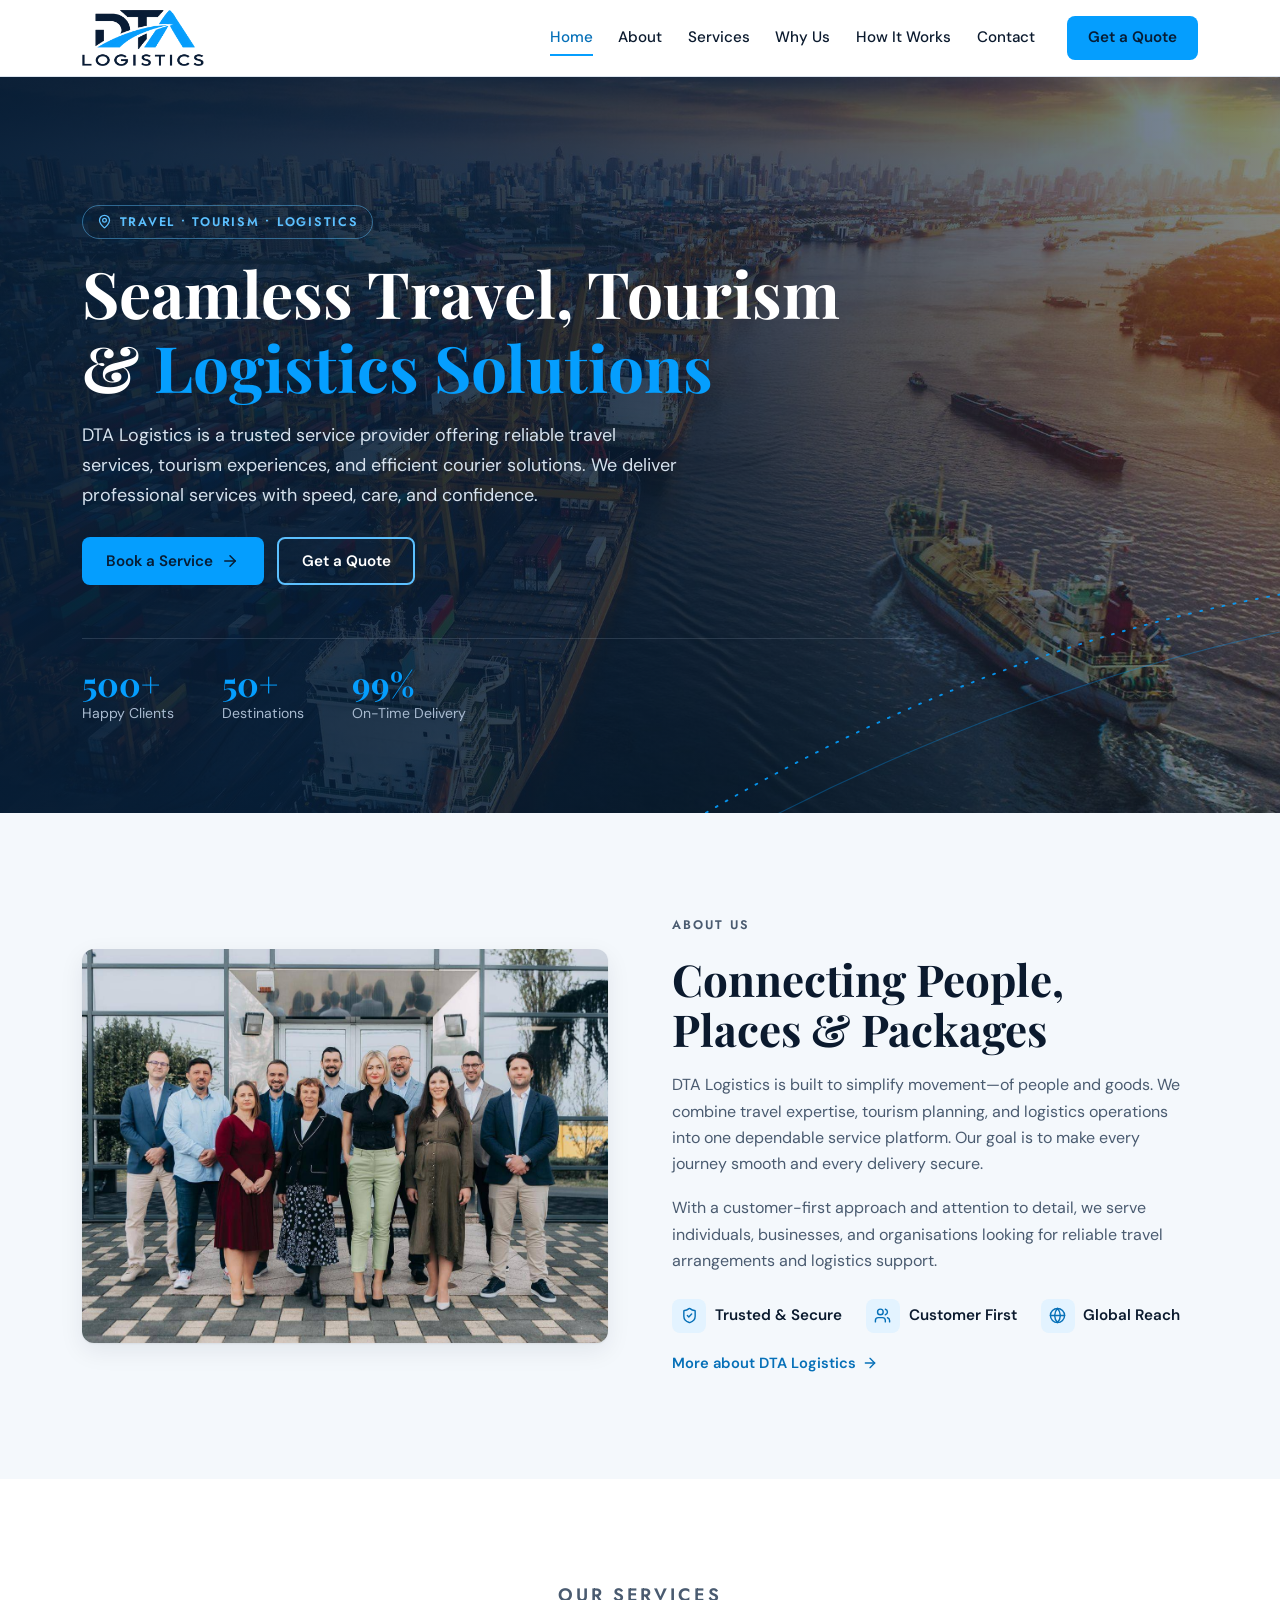
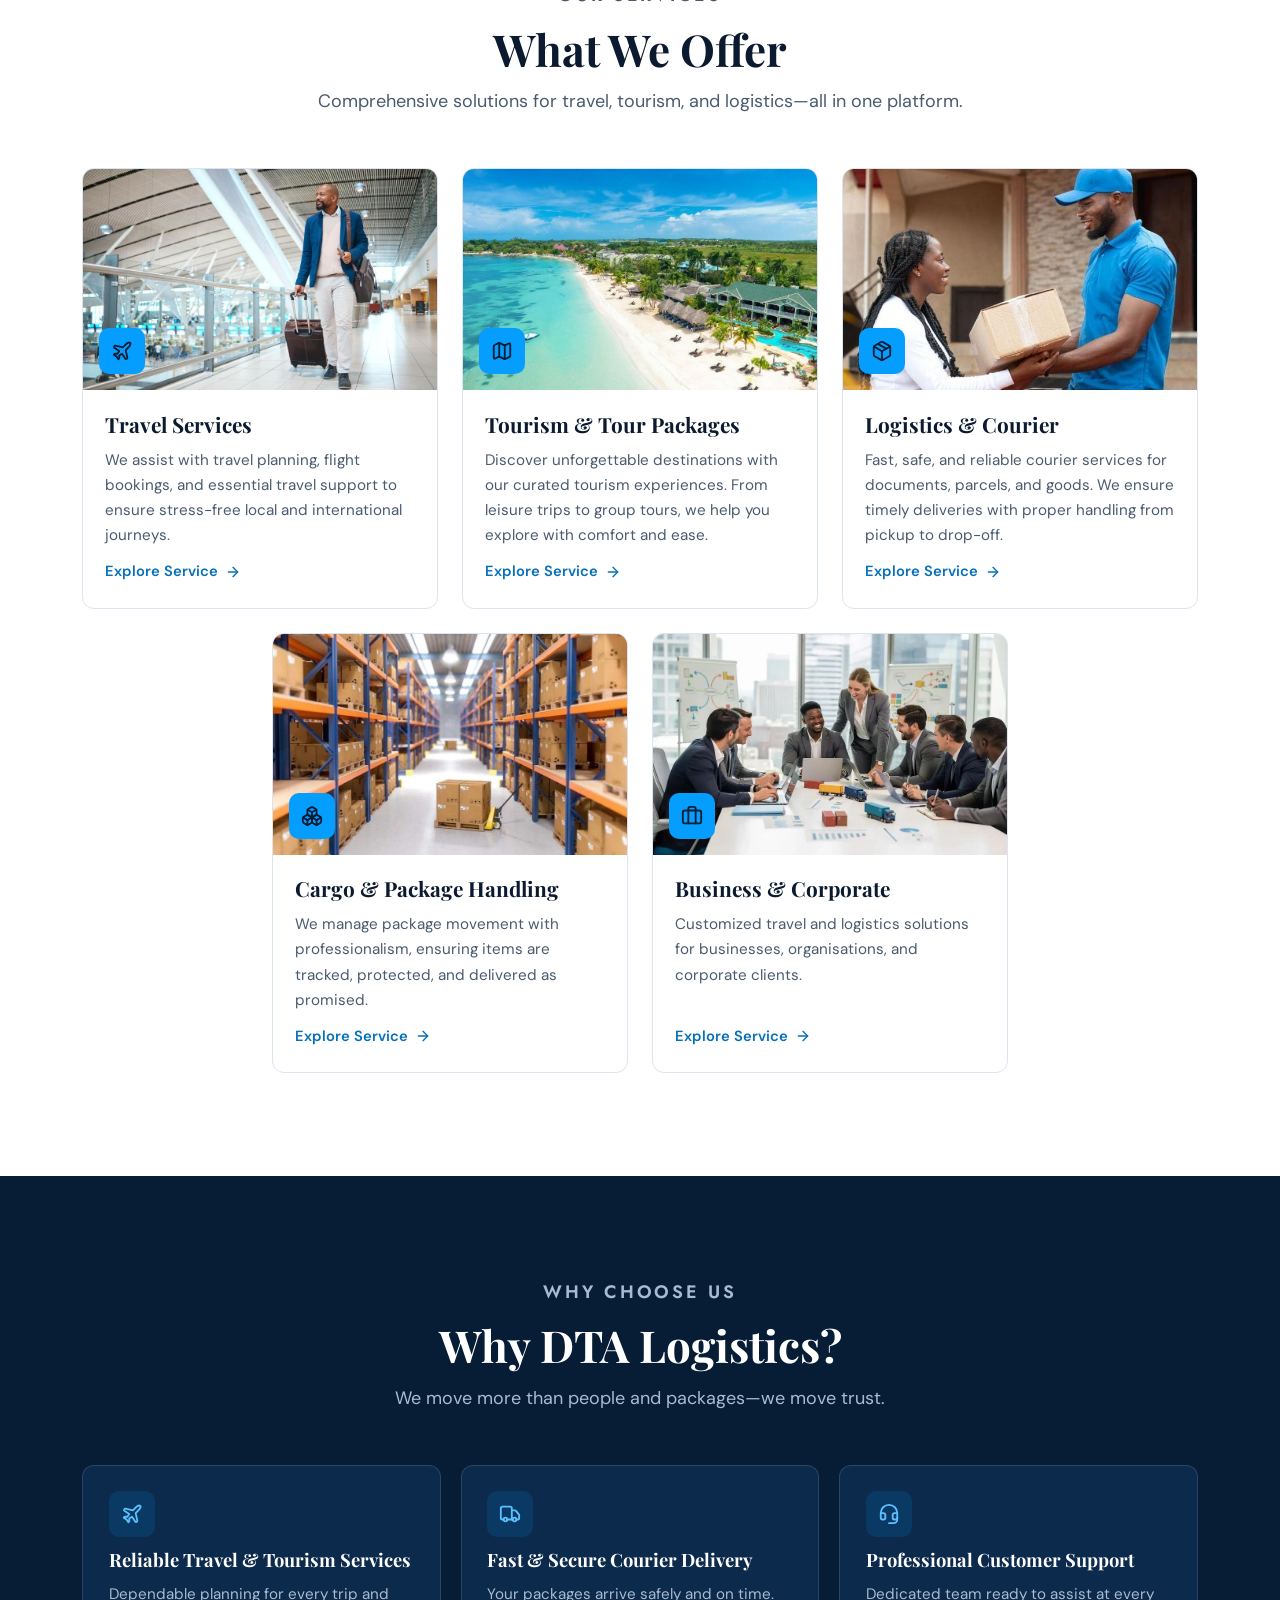
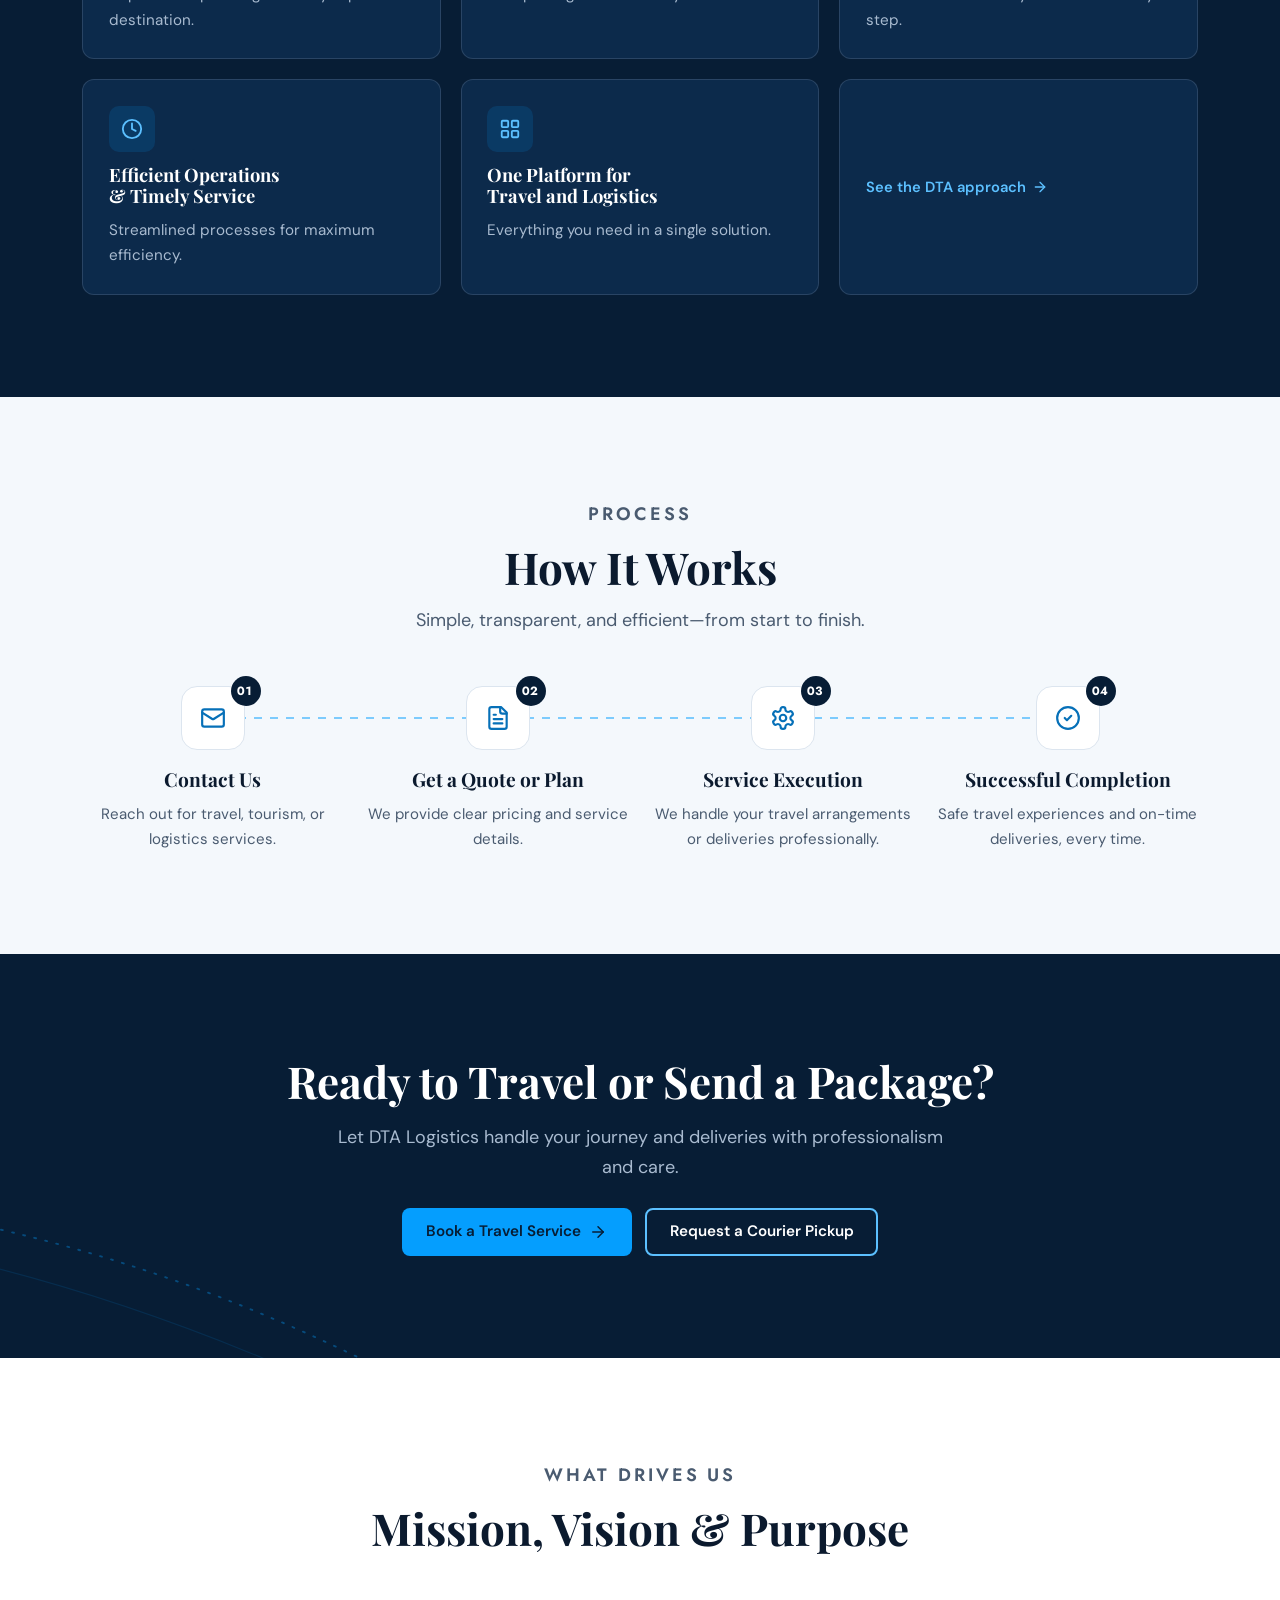
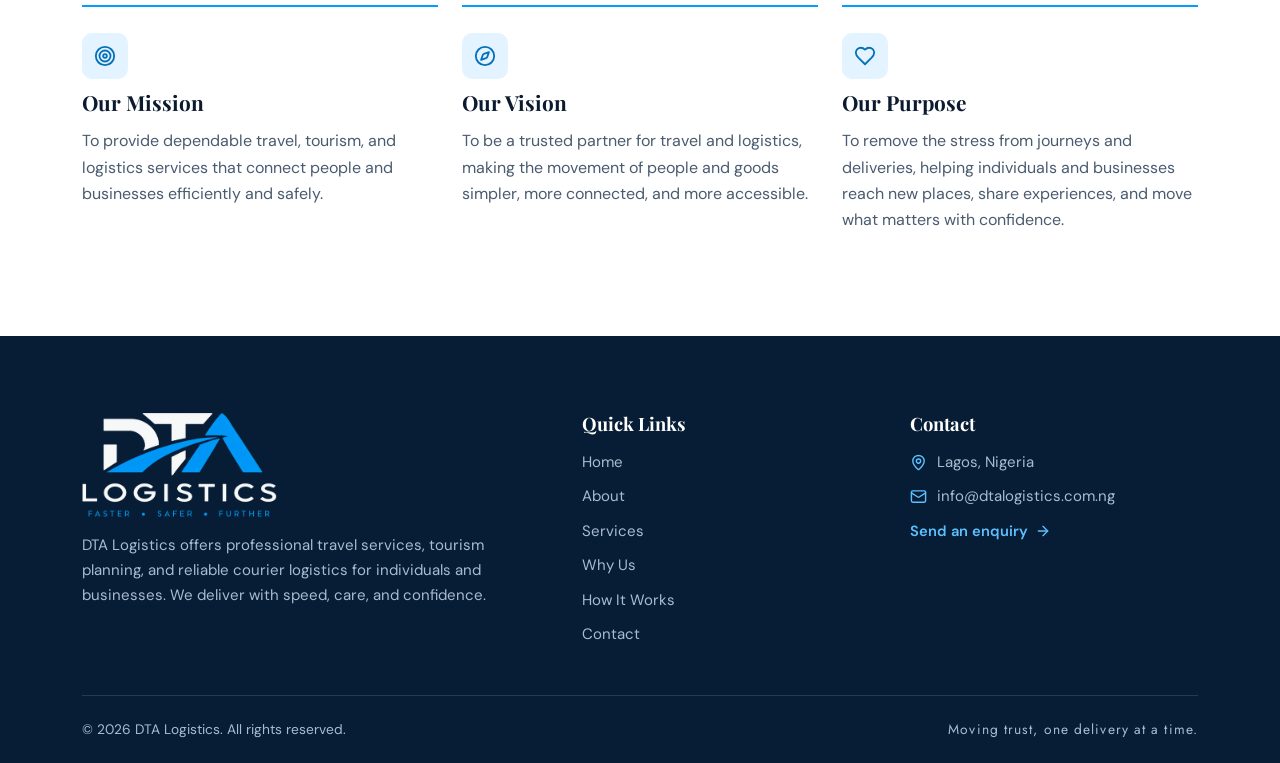
<file: index.html>
<!doctype html>
<html lang="en">
<head>
<meta charset="utf-8">
<meta name="viewport" content="width=device-width, initial-scale=1, viewport-fit=cover">
<title>DTA Logistics</title>
<meta name="claude:viewport-fit-sides" content="cover">
<meta name="description" content="DTA Logistics in Lagos, Nigeria offers travel services, tourism packages, courier delivery, cargo handling, and corporate logistics in one dependable platform.">
<meta property="og:type" content="website">
<meta property="og:site_name" content="DTA Logistics">
<meta property="og:title" content="DTA Logistics">
<meta property="og:description" content="DTA Logistics in Lagos, Nigeria offers travel services, tourism packages, courier delivery, cargo handling, and corporate logistics in one dependable platform.">
<meta property="og:image" content="https://dtalogistics.vercel.app/assets/img/hero-port.jpg">
<meta property="og:url" content="https://dtalogistics.vercel.app/">
<link rel="canonical" href="https://dtalogistics.vercel.app/">
<meta name="twitter:card" content="summary_large_image">
<meta name="theme-color" content="#071D35">
<link rel="icon" type="image/png" href="assets/img/favicon.png">
<link rel="apple-touch-icon" href="assets/img/apple-touch-icon.png">
<link rel="preconnect" href="https://fonts.googleapis.com"><link rel="preconnect" href="https://fonts.gstatic.com" crossorigin><link rel="stylesheet" href="https://fonts.googleapis.com/css2?family=DM+Sans:opsz,wght@9..40,400;9..40,500;9..40,600;9..40,700&family=Jost:wght@500;600&family=Playfair+Display:wght@600;700&display=swap">
<link rel="stylesheet" href="assets/styles.css"><script type="application/ld+json">{"@context":"https://schema.org","@type":"Organization","name":"DTA Logistics","slogan":"Faster. Safer. Further.","description":"DTA Logistics offers professional travel services, tourism planning, and reliable courier logistics for individuals and businesses. We deliver with speed, care, and confidence.","email":"info@dtalogistics.com.ng","address":{"@type":"PostalAddress","addressLocality":"Lagos","addressCountry":"NG"},"logo":"https://dtalogistics.vercel.app/assets/img/logo.png","url":"https://dtalogistics.vercel.app/"}</script>
</head>
<body>
<a class="skip" href="#main">Skip to content</a>
<header class="site-header">
  <div class="wrap header-row">
    <a class="brand" href="index.html" aria-label="DTA Logistics — home"><img src="assets/img/logo.png" alt="DTA Logistics" width="437" height="200"></a>
    <button class="menu-toggle" type="button" aria-controls="site-nav" aria-expanded="false" aria-label="Open menu"><svg xmlns="http://www.w3.org/2000/svg" viewBox="0 0 24 24" fill="none" stroke="currentColor" stroke-width="2" stroke-linecap="round" stroke-linejoin="round" aria-hidden="true" focusable="false"><line x1="4" x2="20" y1="7" y2="7"/><line x1="4" x2="20" y1="12" y2="12"/><line x1="4" x2="20" y1="17" y2="17"/></svg></button>
    <nav class="nav" id="site-nav" aria-label="Main">
      <ul><li><a class="nav-link" href="index.html" aria-current="page">Home</a></li><li><a class="nav-link" href="about.html">About</a></li><li><a class="nav-link" href="services.html">Services</a></li><li><a class="nav-link" href="why-us.html">Why Us</a></li><li><a class="nav-link" href="how-it-works.html">How It Works</a></li><li><a class="nav-link" href="contact.html">Contact</a></li></ul>
      <a class="btn btn-primary" href="contact.html">Get a Quote</a>
    </nav>
  </div>
</header>
<main id="main">
<section class="hero hero-home">
  <div class="hero-media"><img src="assets/img/hero-port.jpg" alt="Container port and city skyline at sunset" fetchpriority="high"></div>
  <svg class="arc" viewBox="0 0 800 400" aria-hidden="true" focusable="false"><path d="M10 390 C 220 250, 470 120, 790 70" fill="none" stroke="#059EFE" stroke-width="2" stroke-dasharray="2 10" stroke-linecap="round"/><path d="M60 395 C 270 270, 520 160, 780 110" fill="none" stroke="#059EFE" stroke-opacity=".35" stroke-width="1.2"/><circle cx="790" cy="70" r="4" fill="#059EFE"/></svg>
  <div class="wrap"><div class="hero-inner">
    <p class="chip"><svg xmlns="http://www.w3.org/2000/svg" viewBox="0 0 24 24" fill="none" stroke="currentColor" stroke-width="2" stroke-linecap="round" stroke-linejoin="round" aria-hidden="true" focusable="false"><path d="M20 10c0 4.993-5.539 10.193-7.399 11.799a1 1 0 0 1-1.202 0C9.539 20.193 4 14.993 4 10a8 8 0 0 1 16 0"/><circle cx="12" cy="10" r="3"/></svg>Travel &bull; Tourism &bull; Logistics</p>
    <h1>Seamless Travel, Tourism &amp; <span class="accent">Logistics Solutions</span></h1>
    <p class="lead">DTA Logistics is a trusted service provider offering reliable travel services, tourism experiences, and efficient courier solutions. We deliver professional services with speed, care, and confidence.</p>
    <div class="hero-actions"><a class="btn btn-primary" href="contact.html">Book a Service <svg xmlns="http://www.w3.org/2000/svg" viewBox="0 0 24 24" fill="none" stroke="currentColor" stroke-width="2" stroke-linecap="round" stroke-linejoin="round" aria-hidden="true" focusable="false"><path d="M5 12h14"/><path d="m12 5 7 7-7 7"/></svg></a><a class="btn btn-outline" href="contact.html">Get a Quote</a></div>
    <dl class="stats">
      <div class="stat"><dt>Happy Clients</dt><dd>500+</dd></div>
      <div class="stat"><dt>Destinations</dt><dd>50+</dd></div>
      <div class="stat"><dt>On-Time Delivery</dt><dd>99%</dd></div>
    </dl>
  </div></div>
</section>
<section class="section alt">
  <div class="wrap split">
    <div class="media"><img src="assets/img/team.jpg" alt="The DTA Logistics team standing together outside their office" loading="lazy" width="1400" height="934"></div>
    <div class="copy">
      <p class="eyebrow">About Us</p>
      <h2>Connecting People, Places &amp; Packages</h2>
      <p>DTA Logistics is built to simplify movement&mdash;of people and goods. We combine travel expertise, tourism planning, and logistics operations into one dependable service platform. Our goal is to make every journey smooth and every delivery secure.</p>
      <p>With a customer-first approach and attention to detail, we serve individuals, businesses, and organisations looking for reliable travel arrangements and logistics support.</p>
      <ul class="values">
        <li><span class="icon-chip sm"><svg xmlns="http://www.w3.org/2000/svg" viewBox="0 0 24 24" fill="none" stroke="currentColor" stroke-width="2" stroke-linecap="round" stroke-linejoin="round" aria-hidden="true" focusable="false"><path d="M20 13c0 5-3.5 7.5-7.66 8.95a1 1 0 0 1-.67-.01C7.5 20.5 4 18 4 13V6a1 1 0 0 1 1-1c2 0 4.5-1.2 6.24-2.72a1.17 1.17 0 0 1 1.52 0C14.51 3.81 17 5 19 5a1 1 0 0 1 1 1z"/><path d="m9 12 2 2 4-4"/></svg></span>Trusted &amp; Secure</li>
        <li><span class="icon-chip sm"><svg xmlns="http://www.w3.org/2000/svg" viewBox="0 0 24 24" fill="none" stroke="currentColor" stroke-width="2" stroke-linecap="round" stroke-linejoin="round" aria-hidden="true" focusable="false"><path d="M16 21v-2a4 4 0 0 0-4-4H6a4 4 0 0 0-4 4v2"/><circle cx="9" cy="7" r="4"/><path d="M22 21v-2a4 4 0 0 0-3-3.87"/><path d="M16 3.13a4 4 0 0 1 0 7.75"/></svg></span>Customer First</li>
        <li><span class="icon-chip sm"><svg xmlns="http://www.w3.org/2000/svg" viewBox="0 0 24 24" fill="none" stroke="currentColor" stroke-width="2" stroke-linecap="round" stroke-linejoin="round" aria-hidden="true" focusable="false"><circle cx="12" cy="12" r="10"/><path d="M12 2a14.5 14.5 0 0 0 0 20 14.5 14.5 0 0 0 0-20"/><path d="M2 12h20"/></svg></span>Global Reach</li>
      </ul>
      <p><a class="text-link" href="about.html">More about DTA Logistics <svg xmlns="http://www.w3.org/2000/svg" viewBox="0 0 24 24" fill="none" stroke="currentColor" stroke-width="2" stroke-linecap="round" stroke-linejoin="round" aria-hidden="true" focusable="false"><path d="M5 12h14"/><path d="m12 5 7 7-7 7"/></svg></a></p>
    </div>
  </div>
</section>

<section class="section">
  <div class="wrap">
    <div class="section-head center">
  <p class="eyebrow">Our Services</p>
  <h2>What We Offer</h2>
  <p>Comprehensive solutions for travel, tourism, and logistics&mdash;all in one platform.</p>
</div>
    <div class="service-grid"><article class="service-card" id="travel">
  <div class="thumb"><img src="assets/img/travel.jpg" alt="Business traveller walking through an airport terminal with a suitcase" loading="lazy" width="900" height="600"><span class="icon-chip"><svg xmlns="http://www.w3.org/2000/svg" viewBox="0 0 24 24" fill="none" stroke="currentColor" stroke-width="2" stroke-linecap="round" stroke-linejoin="round" aria-hidden="true" focusable="false"><path d="M17.8 19.2 16 11l3.5-3.5C21 6 21.5 4 21 3c-1-.5-3 0-4.5 1.5L13 8 4.8 6.2c-.5-.1-.9.1-1.1.5l-.3.5c-.2.5-.1 1 .3 1.3L9 12l-2 3H4l-1 1 3 2 2 3 1-1v-3l3-2 3.5 5.3c.3.4.8.5 1.3.3l.5-.2c.4-.3.6-.7.5-1.2z"/></svg></span></div>
  <div class="body">
    <h3>Travel Services</h3>
    <p>We assist with travel planning, flight bookings, and essential travel support to ensure stress-free local and international journeys.</p>
    <a class="text-link" href="services.html#travel" aria-label="Explore Service: Travel Services">Explore Service <svg xmlns="http://www.w3.org/2000/svg" viewBox="0 0 24 24" fill="none" stroke="currentColor" stroke-width="2" stroke-linecap="round" stroke-linejoin="round" aria-hidden="true" focusable="false"><path d="M5 12h14"/><path d="m12 5 7 7-7 7"/></svg></a>
  </div>
</article><article class="service-card" id="tourism">
  <div class="thumb"><img src="assets/img/tourism.jpg" alt="Aerial view of a palm-lined beach resort beside turquoise water" loading="lazy" width="900" height="600"><span class="icon-chip"><svg xmlns="http://www.w3.org/2000/svg" viewBox="0 0 24 24" fill="none" stroke="currentColor" stroke-width="2" stroke-linecap="round" stroke-linejoin="round" aria-hidden="true" focusable="false"><path d="M14.106 5.553a2 2 0 0 0 1.788 0l3.659-1.83A1 1 0 0 1 21 4.619v12.764a1 1 0 0 1-.553.894l-4.553 2.277a2 2 0 0 1-1.788 0l-4.212-2.106a2 2 0 0 0-1.788 0l-3.659 1.83A1 1 0 0 1 3 19.381V6.618a1 1 0 0 1 .553-.894l4.553-2.277a2 2 0 0 1 1.788 0z"/><path d="M15 5.764v15"/><path d="M9 3.236v15"/></svg></span></div>
  <div class="body">
    <h3>Tourism &amp; Tour Packages</h3>
    <p>Discover unforgettable destinations with our curated tourism experiences. From leisure trips to group tours, we help you explore with comfort and ease.</p>
    <a class="text-link" href="services.html#tourism" aria-label="Explore Service: Tourism and Tour Packages">Explore Service <svg xmlns="http://www.w3.org/2000/svg" viewBox="0 0 24 24" fill="none" stroke="currentColor" stroke-width="2" stroke-linecap="round" stroke-linejoin="round" aria-hidden="true" focusable="false"><path d="M5 12h14"/><path d="m12 5 7 7-7 7"/></svg></a>
  </div>
</article><article class="service-card" id="courier">
  <div class="thumb"><img src="assets/img/courier.jpg" alt="Courier in a blue uniform handing a parcel to a customer at her door" loading="lazy" width="900" height="600"><span class="icon-chip"><svg xmlns="http://www.w3.org/2000/svg" viewBox="0 0 24 24" fill="none" stroke="currentColor" stroke-width="2" stroke-linecap="round" stroke-linejoin="round" aria-hidden="true" focusable="false"><path d="M11 21.73a2 2 0 0 0 2 0l7-4A2 2 0 0 0 21 16V8a2 2 0 0 0-1-1.73l-7-4a2 2 0 0 0-2 0l-7 4A2 2 0 0 0 3 8v8a2 2 0 0 0 1 1.73z"/><path d="M12 22V12"/><path d="m3.3 7 7.703 4.734a2 2 0 0 0 1.994 0L20.7 7"/><path d="m7.5 4.27 9 5.15"/></svg></span></div>
  <div class="body">
    <h3>Logistics &amp; Courier</h3>
    <p>Fast, safe, and reliable courier services for documents, parcels, and goods. We ensure timely deliveries with proper handling from pickup to drop-off.</p>
    <a class="text-link" href="services.html#courier" aria-label="Explore Service: Logistics and Courier">Explore Service <svg xmlns="http://www.w3.org/2000/svg" viewBox="0 0 24 24" fill="none" stroke="currentColor" stroke-width="2" stroke-linecap="round" stroke-linejoin="round" aria-hidden="true" focusable="false"><path d="M5 12h14"/><path d="m12 5 7 7-7 7"/></svg></a>
  </div>
</article><article class="service-card" id="cargo">
  <div class="thumb"><img src="assets/img/cargo.jpg" alt="Warehouse aisle with pallet racking stacked with cardboard boxes" loading="lazy" width="900" height="600"><span class="icon-chip"><svg xmlns="http://www.w3.org/2000/svg" viewBox="0 0 24 24" fill="none" stroke="currentColor" stroke-width="2" stroke-linecap="round" stroke-linejoin="round" aria-hidden="true" focusable="false"><path d="M2.97 12.92A2 2 0 0 0 2 14.63v3.24a2 2 0 0 0 .97 1.71l3 1.8a2 2 0 0 0 2.06 0L12 19v-5.5l-5-3-4.03 2.42Z"/><path d="m7 16.5-4.74-2.85"/><path d="m7 16.5 5-3"/><path d="M7 16.5v5.17"/><path d="M12 13.5V19l3.97 2.38a2 2 0 0 0 2.06 0l3-1.8a2 2 0 0 0 .97-1.71v-3.24a2 2 0 0 0-.97-1.71L17 10.5l-5 3Z"/><path d="m17 16.5-5-3"/><path d="m17 16.5 4.74-2.85"/><path d="M17 16.5v5.17"/><path d="M7.97 4.42A2 2 0 0 0 7 6.13v4.37l5 3 5-3V6.13a2 2 0 0 0-.97-1.71l-3-1.8a2 2 0 0 0-2.06 0l-3 1.8Z"/><path d="M12 8 7.26 5.15"/><path d="m12 8 4.74-2.85"/><path d="M12 13.5V8"/></svg></span></div>
  <div class="body">
    <h3>Cargo &amp; Package Handling</h3>
    <p>We manage package movement with professionalism, ensuring items are tracked, protected, and delivered as promised.</p>
    <a class="text-link" href="services.html#cargo" aria-label="Explore Service: Cargo and Package Handling">Explore Service <svg xmlns="http://www.w3.org/2000/svg" viewBox="0 0 24 24" fill="none" stroke="currentColor" stroke-width="2" stroke-linecap="round" stroke-linejoin="round" aria-hidden="true" focusable="false"><path d="M5 12h14"/><path d="m12 5 7 7-7 7"/></svg></a>
  </div>
</article><article class="service-card" id="corporate">
  <div class="thumb"><img src="assets/img/corporate.jpg" alt="Business team around a meeting table planning logistics with model trucks" loading="lazy" width="900" height="600"><span class="icon-chip"><svg xmlns="http://www.w3.org/2000/svg" viewBox="0 0 24 24" fill="none" stroke="currentColor" stroke-width="2" stroke-linecap="round" stroke-linejoin="round" aria-hidden="true" focusable="false"><path d="M16 20V4a2 2 0 0 0-2-2h-4a2 2 0 0 0-2 2v16"/><rect width="20" height="14" x="2" y="6" rx="2"/></svg></span></div>
  <div class="body">
    <h3>Business &amp; Corporate</h3>
    <p>Customized travel and logistics solutions for businesses, organisations, and corporate clients.</p>
    <a class="text-link" href="services.html#corporate" aria-label="Explore Service: Business and Corporate">Explore Service <svg xmlns="http://www.w3.org/2000/svg" viewBox="0 0 24 24" fill="none" stroke="currentColor" stroke-width="2" stroke-linecap="round" stroke-linejoin="round" aria-hidden="true" focusable="false"><path d="M5 12h14"/><path d="m12 5 7 7-7 7"/></svg></a>
  </div>
</article></div>
  </div>
</section>

<section class="section on-navy">
  <div class="wrap">
    <div class="section-head center">
  <p class="eyebrow">Why Choose Us</p>
  <h2>Why DTA Logistics?</h2>
  <p>We move more than people and packages&mdash;we move trust.</p>
</div>
    <div class="feature-grid">
      <div class="feature"><span class="icon-chip"><svg xmlns="http://www.w3.org/2000/svg" viewBox="0 0 24 24" fill="none" stroke="currentColor" stroke-width="2" stroke-linecap="round" stroke-linejoin="round" aria-hidden="true" focusable="false"><path d="M17.8 19.2 16 11l3.5-3.5C21 6 21.5 4 21 3c-1-.5-3 0-4.5 1.5L13 8 4.8 6.2c-.5-.1-.9.1-1.1.5l-.3.5c-.2.5-.1 1 .3 1.3L9 12l-2 3H4l-1 1 3 2 2 3 1-1v-3l3-2 3.5 5.3c.3.4.8.5 1.3.3l.5-.2c.4-.3.6-.7.5-1.2z"/></svg></span><h3>Reliable Travel &amp; Tourism Services</h3><p>Dependable planning for every trip and destination.</p></div>
      <div class="feature"><span class="icon-chip"><svg xmlns="http://www.w3.org/2000/svg" viewBox="0 0 24 24" fill="none" stroke="currentColor" stroke-width="2" stroke-linecap="round" stroke-linejoin="round" aria-hidden="true" focusable="false"><path d="M14 18V6a2 2 0 0 0-2-2H4a2 2 0 0 0-2 2v11a1 1 0 0 0 1 1h2"/><path d="M15 18H9"/><path d="M19 18h2a1 1 0 0 0 1-1v-3.65a1 1 0 0 0-.22-.624l-3.48-4.35A1 1 0 0 0 17.52 8H14"/><circle cx="17" cy="18" r="2"/><circle cx="7" cy="18" r="2"/></svg></span><h3>Fast &amp; Secure Courier Delivery</h3><p>Your packages arrive safely and on time.</p></div>
      <div class="feature"><span class="icon-chip"><svg xmlns="http://www.w3.org/2000/svg" viewBox="0 0 24 24" fill="none" stroke="currentColor" stroke-width="2" stroke-linecap="round" stroke-linejoin="round" aria-hidden="true" focusable="false"><path d="M3 11h3a2 2 0 0 1 2 2v3a2 2 0 0 1-2 2H5a2 2 0 0 1-2-2v-5Zm0 0a9 9 0 1 1 18 0m0 0v5a2 2 0 0 1-2 2h-1a2 2 0 0 1-2-2v-3a2 2 0 0 1 2-2h3Z"/><path d="M21 16v2a4 4 0 0 1-4 4h-5"/></svg></span><h3>Professional Customer Support</h3><p>Dedicated team ready to assist at every step.</p></div>
      <div class="feature"><span class="icon-chip"><svg xmlns="http://www.w3.org/2000/svg" viewBox="0 0 24 24" fill="none" stroke="currentColor" stroke-width="2" stroke-linecap="round" stroke-linejoin="round" aria-hidden="true" focusable="false"><circle cx="12" cy="12" r="10"/><polyline points="12 6 12 12 16 14"/></svg></span><h3>Efficient Operations &amp; Timely Service</h3><p>Streamlined processes for maximum efficiency.</p></div>
      <div class="feature"><span class="icon-chip"><svg xmlns="http://www.w3.org/2000/svg" viewBox="0 0 24 24" fill="none" stroke="currentColor" stroke-width="2" stroke-linecap="round" stroke-linejoin="round" aria-hidden="true" focusable="false"><rect width="7" height="7" x="3" y="3" rx="1"/><rect width="7" height="7" x="14" y="3" rx="1"/><rect width="7" height="7" x="14" y="14" rx="1"/><rect width="7" height="7" x="3" y="14" rx="1"/></svg></span><h3>One Platform for Travel and Logistics</h3><p>Everything you need in a single solution.</p></div>
      <div class="feature" style="align-content:center"><a class="text-link" href="why-us.html">See the DTA approach <svg xmlns="http://www.w3.org/2000/svg" viewBox="0 0 24 24" fill="none" stroke="currentColor" stroke-width="2" stroke-linecap="round" stroke-linejoin="round" aria-hidden="true" focusable="false"><path d="M5 12h14"/><path d="m12 5 7 7-7 7"/></svg></a></div>
    </div>
  </div>
</section>

<section class="section alt">
  <div class="wrap">
    <div class="section-head center">
  <p class="eyebrow">Process</p>
  <h2>How It Works</h2>
  <p>Simple, transparent, and efficient&mdash;from start to finish.</p>
</div>
    <ol class="steps"><li class="step"><span class="icon-chip"><svg xmlns="http://www.w3.org/2000/svg" viewBox="0 0 24 24" fill="none" stroke="currentColor" stroke-width="2" stroke-linecap="round" stroke-linejoin="round" aria-hidden="true" focusable="false"><rect width="20" height="16" x="2" y="4" rx="2"/><path d="m22 7-8.97 5.7a1.94 1.94 0 0 1-2.06 0L2 7"/></svg></span><span class="num" aria-hidden="true">01</span><h3>Contact Us</h3><p>Reach out for travel, tourism, or logistics services.</p></li><li class="step"><span class="icon-chip"><svg xmlns="http://www.w3.org/2000/svg" viewBox="0 0 24 24" fill="none" stroke="currentColor" stroke-width="2" stroke-linecap="round" stroke-linejoin="round" aria-hidden="true" focusable="false"><path d="M15 2H6a2 2 0 0 0-2 2v16a2 2 0 0 0 2 2h12a2 2 0 0 0 2-2V7Z"/><path d="M14 2v4a2 2 0 0 0 2 2h4"/><path d="M10 9H8"/><path d="M16 13H8"/><path d="M16 17H8"/></svg></span><span class="num" aria-hidden="true">02</span><h3>Get a Quote or Plan</h3><p>We provide clear pricing and service details.</p></li><li class="step"><span class="icon-chip"><svg xmlns="http://www.w3.org/2000/svg" viewBox="0 0 24 24" fill="none" stroke="currentColor" stroke-width="2" stroke-linecap="round" stroke-linejoin="round" aria-hidden="true" focusable="false"><path d="M12.22 2h-.44a2 2 0 0 0-2 2v.18a2 2 0 0 1-1 1.73l-.43.25a2 2 0 0 1-2 0l-.15-.08a2 2 0 0 0-2.73.73l-.22.38a2 2 0 0 0 .73 2.73l.15.1a2 2 0 0 1 1 1.72v.51a2 2 0 0 1-1 1.74l-.15.09a2 2 0 0 0-.73 2.73l.22.38a2 2 0 0 0 2.73.73l.15-.08a2 2 0 0 1 2 0l.43.25a2 2 0 0 1 1 1.73V20a2 2 0 0 0 2 2h.44a2 2 0 0 0 2-2v-.18a2 2 0 0 1 1-1.73l.43-.25a2 2 0 0 1 2 0l.15.08a2 2 0 0 0 2.73-.73l.22-.39a2 2 0 0 0-.73-2.73l-.15-.08a2 2 0 0 1-1-1.74v-.5a2 2 0 0 1 1-1.74l.15-.09a2 2 0 0 0 .73-2.73l-.22-.38a2 2 0 0 0-2.73-.73l-.15.08a2 2 0 0 1-2 0l-.43-.25a2 2 0 0 1-1-1.73V4a2 2 0 0 0-2-2z"/><circle cx="12" cy="12" r="3"/></svg></span><span class="num" aria-hidden="true">03</span><h3>Service Execution</h3><p>We handle your travel arrangements or deliveries professionally.</p></li><li class="step"><span class="icon-chip"><svg xmlns="http://www.w3.org/2000/svg" viewBox="0 0 24 24" fill="none" stroke="currentColor" stroke-width="2" stroke-linecap="round" stroke-linejoin="round" aria-hidden="true" focusable="false"><circle cx="12" cy="12" r="10"/><path d="m9 12 2 2 4-4"/></svg></span><span class="num" aria-hidden="true">04</span><h3>Successful Completion</h3><p>Safe travel experiences and on-time deliveries, every time.</p></li></ol>
  </div>
</section>

<section class="section on-navy cta">
  <svg class="arc" viewBox="0 0 800 400" aria-hidden="true" focusable="false"><path d="M10 390 C 220 250, 470 120, 790 70" fill="none" stroke="#059EFE" stroke-width="2" stroke-dasharray="2 10" stroke-linecap="round"/><path d="M60 395 C 270 270, 520 160, 780 110" fill="none" stroke="#059EFE" stroke-opacity=".35" stroke-width="1.2"/><circle cx="790" cy="70" r="4" fill="#059EFE"/></svg>
  <div class="wrap">
    <h2>Ready to Travel or Send a Package?</h2>
    <p>Let DTA Logistics handle your journey and deliveries with professionalism and care.</p>
    <div class="hero-actions"><a class="btn btn-primary" href="contact.html#travel">Book a Travel Service <svg xmlns="http://www.w3.org/2000/svg" viewBox="0 0 24 24" fill="none" stroke="currentColor" stroke-width="2" stroke-linecap="round" stroke-linejoin="round" aria-hidden="true" focusable="false"><path d="M5 12h14"/><path d="m12 5 7 7-7 7"/></svg></a><a class="btn btn-outline" href="contact.html#courier">Request a Courier Pickup</a></div>
  </div>
</section>

<section class="section">
  <div class="wrap">
    <div class="section-head center">
  <p class="eyebrow">What Drives Us</p>
  <h2>Mission, Vision &amp; Purpose</h2>
  
</div>
    <div class="mvp">
  <article><span class="icon-chip"><svg xmlns="http://www.w3.org/2000/svg" viewBox="0 0 24 24" fill="none" stroke="currentColor" stroke-width="2" stroke-linecap="round" stroke-linejoin="round" aria-hidden="true" focusable="false"><circle cx="12" cy="12" r="10"/><circle cx="12" cy="12" r="6"/><circle cx="12" cy="12" r="2"/></svg></span><h3>Our Mission</h3><p>To provide dependable travel, tourism, and logistics services that connect people and businesses efficiently and safely.</p></article>
  <article><span class="icon-chip"><svg xmlns="http://www.w3.org/2000/svg" viewBox="0 0 24 24" fill="none" stroke="currentColor" stroke-width="2" stroke-linecap="round" stroke-linejoin="round" aria-hidden="true" focusable="false"><path d="m16.24 7.76-1.804 5.411a2 2 0 0 1-1.265 1.265L7.76 16.24l1.804-5.411a2 2 0 0 1 1.265-1.265z"/><circle cx="12" cy="12" r="10"/></svg></span><h3>Our Vision</h3><p>To be a trusted partner for travel and logistics, making the movement of people and goods simpler, more connected, and more accessible.</p></article>
  <article><span class="icon-chip"><svg xmlns="http://www.w3.org/2000/svg" viewBox="0 0 24 24" fill="none" stroke="currentColor" stroke-width="2" stroke-linecap="round" stroke-linejoin="round" aria-hidden="true" focusable="false"><path d="M19 14c1.49-1.46 3-3.21 3-5.5A5.5 5.5 0 0 0 16.5 3c-1.76 0-3 .5-4.5 2-1.5-1.5-2.74-2-4.5-2A5.5 5.5 0 0 0 2 8.5c0 2.3 1.5 4.05 3 5.5l7 7Z"/></svg></span><h3>Our Purpose</h3><p>To remove the stress from journeys and deliveries, helping individuals and businesses reach new places, share experiences, and move what matters with confidence.</p></article>
</div>
  </div>
</section>
</main>
<footer class="site-footer">
  <div class="wrap">
    <div class="footer-grid">
      <div class="footer-brand">
        <img src="assets/img/logo-full-reversed.png" alt="DTA Logistics — Faster, Safer, Further" width="487" height="260">
        <p>DTA Logistics offers professional travel services, tourism planning, and reliable courier logistics for individuals and businesses. We deliver with speed, care, and confidence.</p>
      </div>
      <nav aria-label="Footer">
        <h2>Quick Links</h2>
        <ul><li><a href="index.html">Home</a></li><li><a href="about.html">About</a></li><li><a href="services.html">Services</a></li><li><a href="why-us.html">Why Us</a></li><li><a href="how-it-works.html">How It Works</a></li><li><a href="contact.html">Contact</a></li></ul>
      </nav>
      <div>
        <h2>Contact</h2>
        <ul>
          <li class="contact-line"><svg xmlns="http://www.w3.org/2000/svg" viewBox="0 0 24 24" fill="none" stroke="currentColor" stroke-width="2" stroke-linecap="round" stroke-linejoin="round" aria-hidden="true" focusable="false"><path d="M20 10c0 4.993-5.539 10.193-7.399 11.799a1 1 0 0 1-1.202 0C9.539 20.193 4 14.993 4 10a8 8 0 0 1 16 0"/><circle cx="12" cy="10" r="3"/></svg><span>Lagos, Nigeria</span></li>
          <li class="contact-line"><svg xmlns="http://www.w3.org/2000/svg" viewBox="0 0 24 24" fill="none" stroke="currentColor" stroke-width="2" stroke-linecap="round" stroke-linejoin="round" aria-hidden="true" focusable="false"><rect width="20" height="16" x="2" y="4" rx="2"/><path d="m22 7-8.97 5.7a1.94 1.94 0 0 1-2.06 0L2 7"/></svg><a href="mailto:info@dtalogistics.com.ng">info@dtalogistics.com.ng</a></li>
          <li><a class="text-link" href="contact.html">Send an enquiry <svg xmlns="http://www.w3.org/2000/svg" viewBox="0 0 24 24" fill="none" stroke="currentColor" stroke-width="2" stroke-linecap="round" stroke-linejoin="round" aria-hidden="true" focusable="false"><path d="M5 12h14"/><path d="m12 5 7 7-7 7"/></svg></a></li>
        </ul>
      </div>
    </div>
    <div class="footer-bottom">
      <p>&copy; <span data-year>2025</span> DTA Logistics. All rights reserved.</p>
      <p class="tag">Moving trust, one delivery at a time.</p>
    </div>
  </div>
</footer>
<script src="assets/main.js"></script>
<script>document.documentElement.classList.add("js")</script>
</body>
</html>
</file>
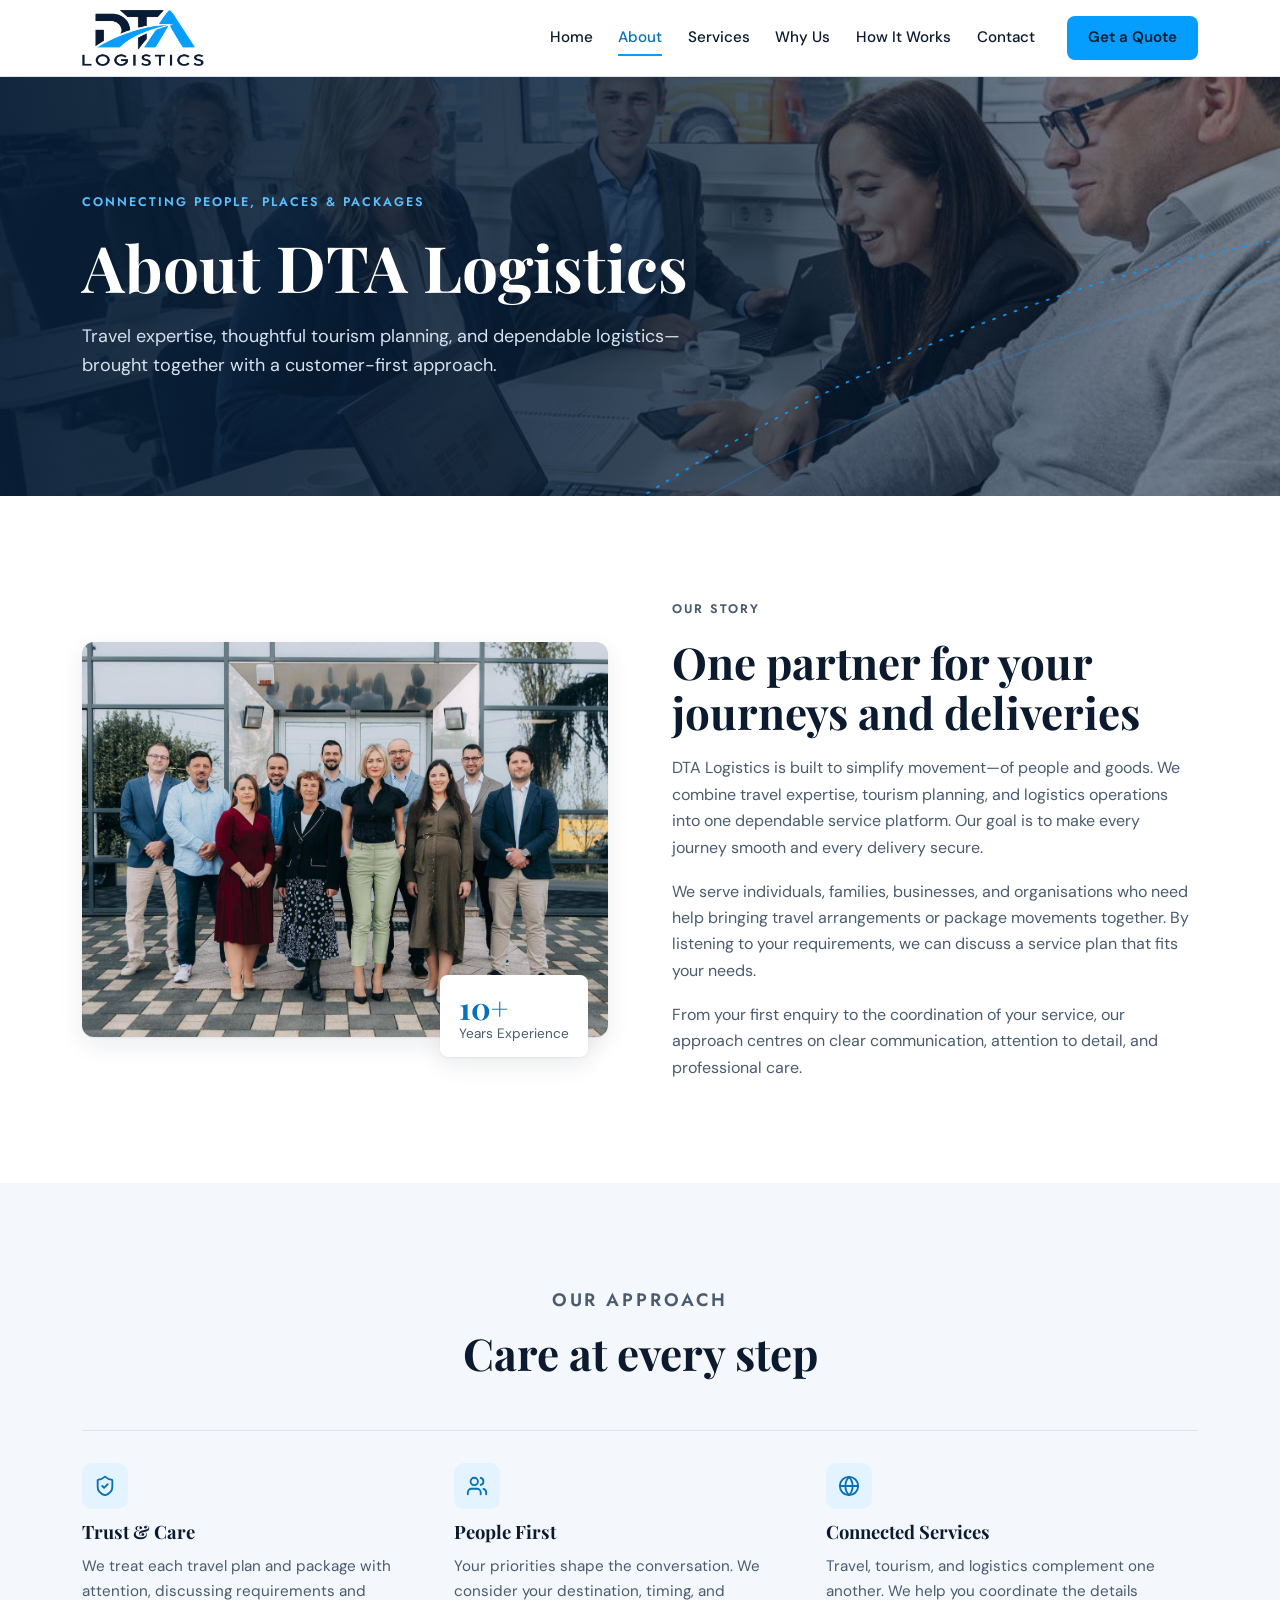
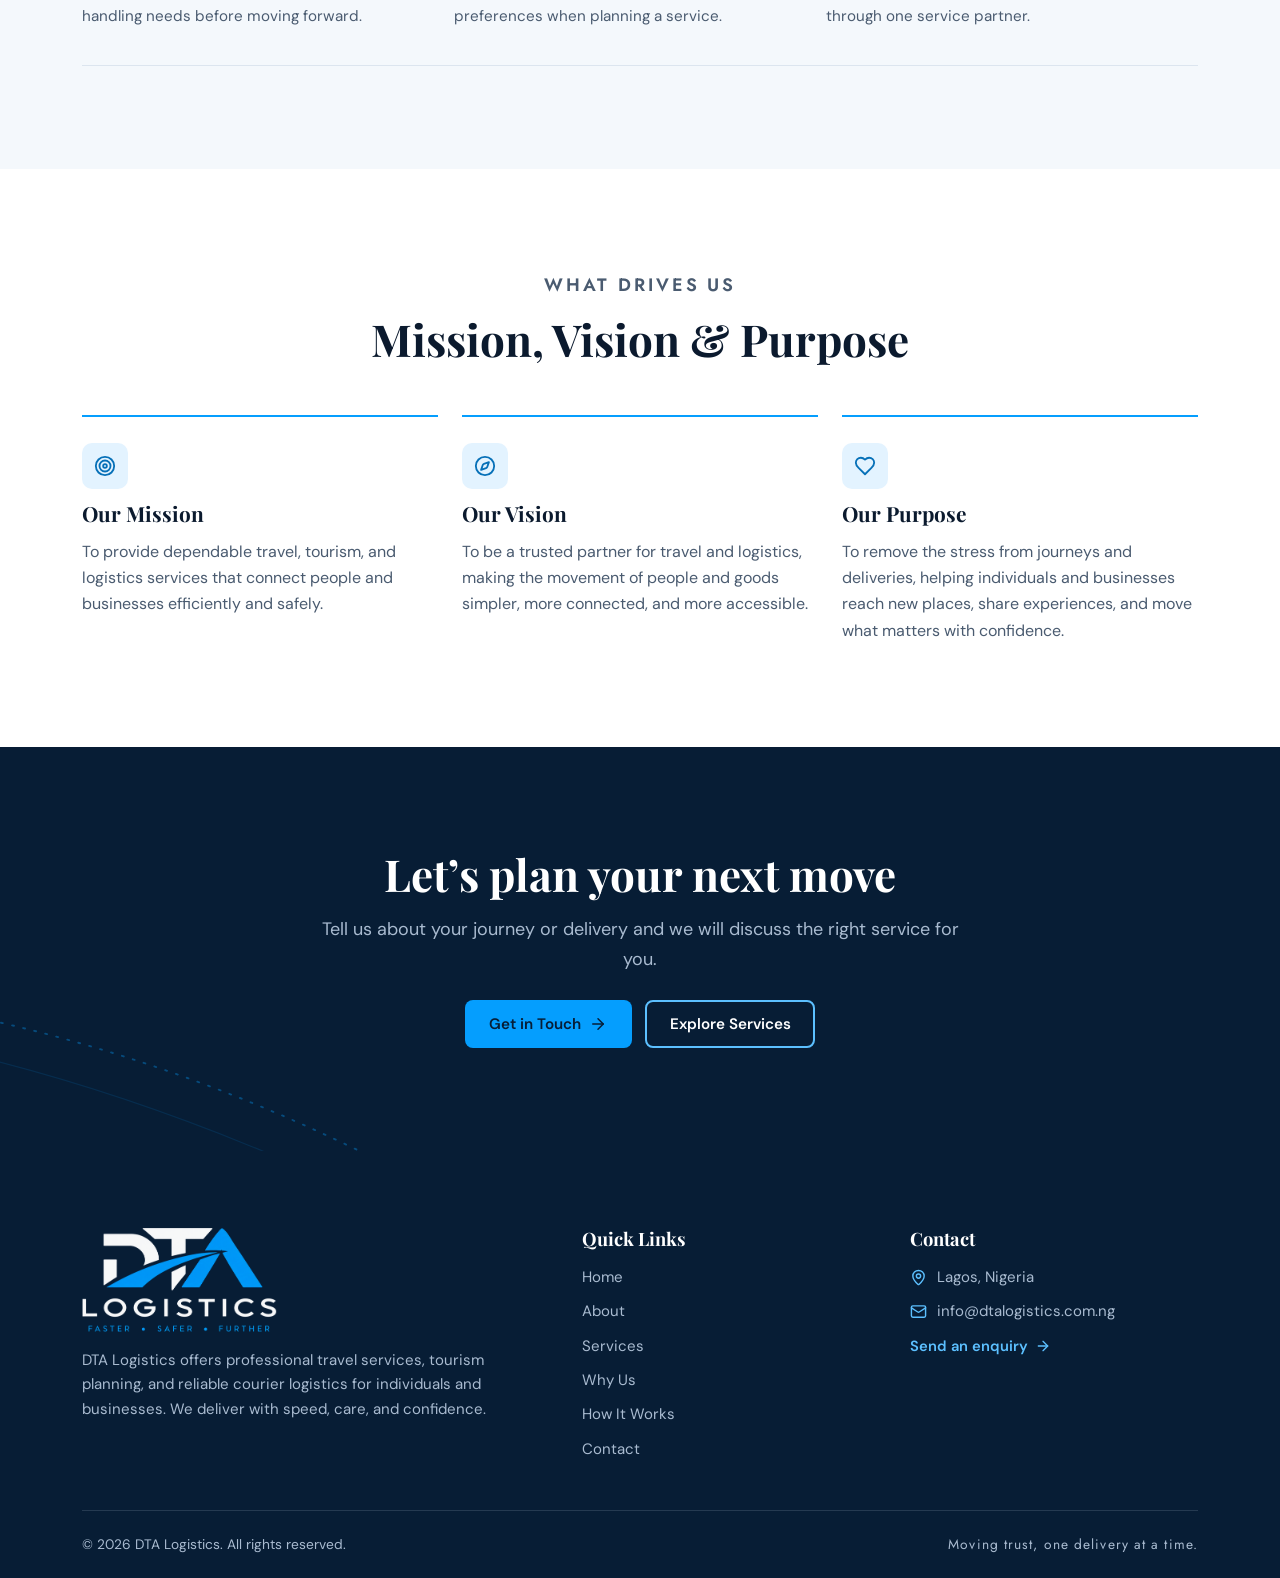
<file: about.html>
<!doctype html>
<html lang="en">
<head>
<meta charset="utf-8">
<meta name="viewport" content="width=device-width, initial-scale=1, viewport-fit=cover">
<title>About DTA Logistics</title>
<meta name="claude:viewport-fit-sides" content="cover">
<meta name="description" content="DTA Logistics combines travel expertise, tourism planning, and logistics operations into one dependable service platform for individuals, families, and businesses.">
<meta property="og:type" content="website">
<meta property="og:site_name" content="DTA Logistics">
<meta property="og:title" content="About DTA Logistics">
<meta property="og:description" content="DTA Logistics combines travel expertise, tourism planning, and logistics operations into one dependable service platform for individuals, families, and businesses.">
<meta property="og:image" content="https://dtalogistics.vercel.app/assets/img/hero-port.jpg">
<meta property="og:url" content="https://dtalogistics.vercel.app/about">
<link rel="canonical" href="https://dtalogistics.vercel.app/about">
<meta name="twitter:card" content="summary_large_image">
<meta name="theme-color" content="#071D35">
<link rel="icon" type="image/png" href="assets/img/favicon.png">
<link rel="apple-touch-icon" href="assets/img/apple-touch-icon.png">
<link rel="preconnect" href="https://fonts.googleapis.com"><link rel="preconnect" href="https://fonts.gstatic.com" crossorigin><link rel="stylesheet" href="https://fonts.googleapis.com/css2?family=DM+Sans:opsz,wght@9..40,400;9..40,500;9..40,600;9..40,700&family=Jost:wght@500;600&family=Playfair+Display:wght@600;700&display=swap">
<link rel="stylesheet" href="assets/styles.css">
</head>
<body>
<a class="skip" href="#main">Skip to content</a>
<header class="site-header">
  <div class="wrap header-row">
    <a class="brand" href="index.html" aria-label="DTA Logistics — home"><img src="assets/img/logo.png" alt="DTA Logistics" width="437" height="200"></a>
    <button class="menu-toggle" type="button" aria-controls="site-nav" aria-expanded="false" aria-label="Open menu"><svg xmlns="http://www.w3.org/2000/svg" viewBox="0 0 24 24" fill="none" stroke="currentColor" stroke-width="2" stroke-linecap="round" stroke-linejoin="round" aria-hidden="true" focusable="false"><line x1="4" x2="20" y1="7" y2="7"/><line x1="4" x2="20" y1="12" y2="12"/><line x1="4" x2="20" y1="17" y2="17"/></svg></button>
    <nav class="nav" id="site-nav" aria-label="Main">
      <ul><li><a class="nav-link" href="index.html">Home</a></li><li><a class="nav-link" href="about.html" aria-current="page">About</a></li><li><a class="nav-link" href="services.html">Services</a></li><li><a class="nav-link" href="why-us.html">Why Us</a></li><li><a class="nav-link" href="how-it-works.html">How It Works</a></li><li><a class="nav-link" href="contact.html">Contact</a></li></ul>
      <a class="btn btn-primary" href="contact.html">Get a Quote</a>
    </nav>
  </div>
</header>
<main id="main">
<section class="hero ">
  <div class="hero-media"><img src="assets/img/team-office.jpg" alt="DTA Logistics team members working together at laptops" fetchpriority="high"></div>
  <svg class="arc" viewBox="0 0 800 400" aria-hidden="true" focusable="false"><path d="M10 390 C 220 250, 470 120, 790 70" fill="none" stroke="#059EFE" stroke-width="2" stroke-dasharray="2 10" stroke-linecap="round"/><path d="M60 395 C 270 270, 520 160, 780 110" fill="none" stroke="#059EFE" stroke-opacity=".35" stroke-width="1.2"/><circle cx="790" cy="70" r="4" fill="#059EFE"/></svg>
  <div class="wrap"><div class="hero-inner">
    <p class="eyebrow">Connecting People, Places &amp; Packages</p>
    <h1>About DTA Logistics</h1>
    <p class="lead">Travel expertise, thoughtful tourism planning, and dependable logistics&mdash;brought together with a customer-first approach.</p>
    
  </div></div>
</section>
<section class="section">
  <div class="wrap split">
    <div class="media"><img src="assets/img/team.jpg" alt="The DTA Logistics team standing together outside their office" loading="lazy" width="1400" height="934">
      <div class="badge"><strong>10+</strong><span>Years Experience</span></div></div>
    <div class="copy">
      <p class="eyebrow">Our Story</p>
      <h2>One partner for your journeys and deliveries</h2>
      <p>DTA Logistics is built to simplify movement&mdash;of people and goods. We combine travel expertise, tourism planning, and logistics operations into one dependable service platform. Our goal is to make every journey smooth and every delivery secure.</p>
      <p>We serve individuals, families, businesses, and organisations who need help bringing travel arrangements or package movements together. By listening to your requirements, we can discuss a service plan that fits your needs.</p>
      <p>From your first enquiry to the coordination of your service, our approach centres on clear communication, attention to detail, and professional care.</p>
    </div>
  </div>
</section>

<section class="section alt">
  <div class="wrap">
    <div class="section-head center">
  <p class="eyebrow">Our Approach</p>
  <h2>Care at every step</h2>
  
</div>
    <div class="feature-list">
      <div class="feature"><span class="icon-chip"><svg xmlns="http://www.w3.org/2000/svg" viewBox="0 0 24 24" fill="none" stroke="currentColor" stroke-width="2" stroke-linecap="round" stroke-linejoin="round" aria-hidden="true" focusable="false"><path d="M20 13c0 5-3.5 7.5-7.66 8.95a1 1 0 0 1-.67-.01C7.5 20.5 4 18 4 13V6a1 1 0 0 1 1-1c2 0 4.5-1.2 6.24-2.72a1.17 1.17 0 0 1 1.52 0C14.51 3.81 17 5 19 5a1 1 0 0 1 1 1z"/><path d="m9 12 2 2 4-4"/></svg></span><h3>Trust &amp; Care</h3><p>We treat each travel plan and package with attention, discussing requirements and handling needs before moving forward.</p></div>
      <div class="feature"><span class="icon-chip"><svg xmlns="http://www.w3.org/2000/svg" viewBox="0 0 24 24" fill="none" stroke="currentColor" stroke-width="2" stroke-linecap="round" stroke-linejoin="round" aria-hidden="true" focusable="false"><path d="M16 21v-2a4 4 0 0 0-4-4H6a4 4 0 0 0-4 4v2"/><circle cx="9" cy="7" r="4"/><path d="M22 21v-2a4 4 0 0 0-3-3.87"/><path d="M16 3.13a4 4 0 0 1 0 7.75"/></svg></span><h3>People First</h3><p>Your priorities shape the conversation. We consider your destination, timing, and preferences when planning a service.</p></div>
      <div class="feature"><span class="icon-chip"><svg xmlns="http://www.w3.org/2000/svg" viewBox="0 0 24 24" fill="none" stroke="currentColor" stroke-width="2" stroke-linecap="round" stroke-linejoin="round" aria-hidden="true" focusable="false"><circle cx="12" cy="12" r="10"/><path d="M12 2a14.5 14.5 0 0 0 0 20 14.5 14.5 0 0 0 0-20"/><path d="M2 12h20"/></svg></span><h3>Connected Services</h3><p>Travel, tourism, and logistics complement one another. We help you coordinate the details through one service partner.</p></div>
    </div>
  </div>
</section>

<section class="section">
  <div class="wrap">
    <div class="section-head center">
  <p class="eyebrow">What Drives Us</p>
  <h2>Mission, Vision &amp; Purpose</h2>
  
</div>
    <div class="mvp">
  <article><span class="icon-chip"><svg xmlns="http://www.w3.org/2000/svg" viewBox="0 0 24 24" fill="none" stroke="currentColor" stroke-width="2" stroke-linecap="round" stroke-linejoin="round" aria-hidden="true" focusable="false"><circle cx="12" cy="12" r="10"/><circle cx="12" cy="12" r="6"/><circle cx="12" cy="12" r="2"/></svg></span><h3>Our Mission</h3><p>To provide dependable travel, tourism, and logistics services that connect people and businesses efficiently and safely.</p></article>
  <article><span class="icon-chip"><svg xmlns="http://www.w3.org/2000/svg" viewBox="0 0 24 24" fill="none" stroke="currentColor" stroke-width="2" stroke-linecap="round" stroke-linejoin="round" aria-hidden="true" focusable="false"><path d="m16.24 7.76-1.804 5.411a2 2 0 0 1-1.265 1.265L7.76 16.24l1.804-5.411a2 2 0 0 1 1.265-1.265z"/><circle cx="12" cy="12" r="10"/></svg></span><h3>Our Vision</h3><p>To be a trusted partner for travel and logistics, making the movement of people and goods simpler, more connected, and more accessible.</p></article>
  <article><span class="icon-chip"><svg xmlns="http://www.w3.org/2000/svg" viewBox="0 0 24 24" fill="none" stroke="currentColor" stroke-width="2" stroke-linecap="round" stroke-linejoin="round" aria-hidden="true" focusable="false"><path d="M19 14c1.49-1.46 3-3.21 3-5.5A5.5 5.5 0 0 0 16.5 3c-1.76 0-3 .5-4.5 2-1.5-1.5-2.74-2-4.5-2A5.5 5.5 0 0 0 2 8.5c0 2.3 1.5 4.05 3 5.5l7 7Z"/></svg></span><h3>Our Purpose</h3><p>To remove the stress from journeys and deliveries, helping individuals and businesses reach new places, share experiences, and move what matters with confidence.</p></article>
</div>
  </div>
</section>
<section class="section on-navy cta">
  <svg class="arc" viewBox="0 0 800 400" aria-hidden="true" focusable="false"><path d="M10 390 C 220 250, 470 120, 790 70" fill="none" stroke="#059EFE" stroke-width="2" stroke-dasharray="2 10" stroke-linecap="round"/><path d="M60 395 C 270 270, 520 160, 780 110" fill="none" stroke="#059EFE" stroke-opacity=".35" stroke-width="1.2"/><circle cx="790" cy="70" r="4" fill="#059EFE"/></svg>
  <div class="wrap">
    <h2>Let&rsquo;s plan your next move</h2>
    <p>Tell us about your journey or delivery and we will discuss the right service for you.</p>
    <div class="hero-actions"><a class="btn btn-primary" href="contact.html">Get in Touch <svg xmlns="http://www.w3.org/2000/svg" viewBox="0 0 24 24" fill="none" stroke="currentColor" stroke-width="2" stroke-linecap="round" stroke-linejoin="round" aria-hidden="true" focusable="false"><path d="M5 12h14"/><path d="m12 5 7 7-7 7"/></svg></a><a class="btn btn-outline" href="services.html">Explore Services</a></div>
  </div>
</section>
</main>
<footer class="site-footer">
  <div class="wrap">
    <div class="footer-grid">
      <div class="footer-brand">
        <img src="assets/img/logo-full-reversed.png" alt="DTA Logistics — Faster, Safer, Further" width="487" height="260">
        <p>DTA Logistics offers professional travel services, tourism planning, and reliable courier logistics for individuals and businesses. We deliver with speed, care, and confidence.</p>
      </div>
      <nav aria-label="Footer">
        <h2>Quick Links</h2>
        <ul><li><a href="index.html">Home</a></li><li><a href="about.html">About</a></li><li><a href="services.html">Services</a></li><li><a href="why-us.html">Why Us</a></li><li><a href="how-it-works.html">How It Works</a></li><li><a href="contact.html">Contact</a></li></ul>
      </nav>
      <div>
        <h2>Contact</h2>
        <ul>
          <li class="contact-line"><svg xmlns="http://www.w3.org/2000/svg" viewBox="0 0 24 24" fill="none" stroke="currentColor" stroke-width="2" stroke-linecap="round" stroke-linejoin="round" aria-hidden="true" focusable="false"><path d="M20 10c0 4.993-5.539 10.193-7.399 11.799a1 1 0 0 1-1.202 0C9.539 20.193 4 14.993 4 10a8 8 0 0 1 16 0"/><circle cx="12" cy="10" r="3"/></svg><span>Lagos, Nigeria</span></li>
          <li class="contact-line"><svg xmlns="http://www.w3.org/2000/svg" viewBox="0 0 24 24" fill="none" stroke="currentColor" stroke-width="2" stroke-linecap="round" stroke-linejoin="round" aria-hidden="true" focusable="false"><rect width="20" height="16" x="2" y="4" rx="2"/><path d="m22 7-8.97 5.7a1.94 1.94 0 0 1-2.06 0L2 7"/></svg><a href="mailto:info@dtalogistics.com.ng">info@dtalogistics.com.ng</a></li>
          <li><a class="text-link" href="contact.html">Send an enquiry <svg xmlns="http://www.w3.org/2000/svg" viewBox="0 0 24 24" fill="none" stroke="currentColor" stroke-width="2" stroke-linecap="round" stroke-linejoin="round" aria-hidden="true" focusable="false"><path d="M5 12h14"/><path d="m12 5 7 7-7 7"/></svg></a></li>
        </ul>
      </div>
    </div>
    <div class="footer-bottom">
      <p>&copy; <span data-year>2025</span> DTA Logistics. All rights reserved.</p>
      <p class="tag">Moving trust, one delivery at a time.</p>
    </div>
  </div>
</footer>
<script src="assets/main.js"></script>
<script>document.documentElement.classList.add("js")</script>
</body>
</html>
</file>
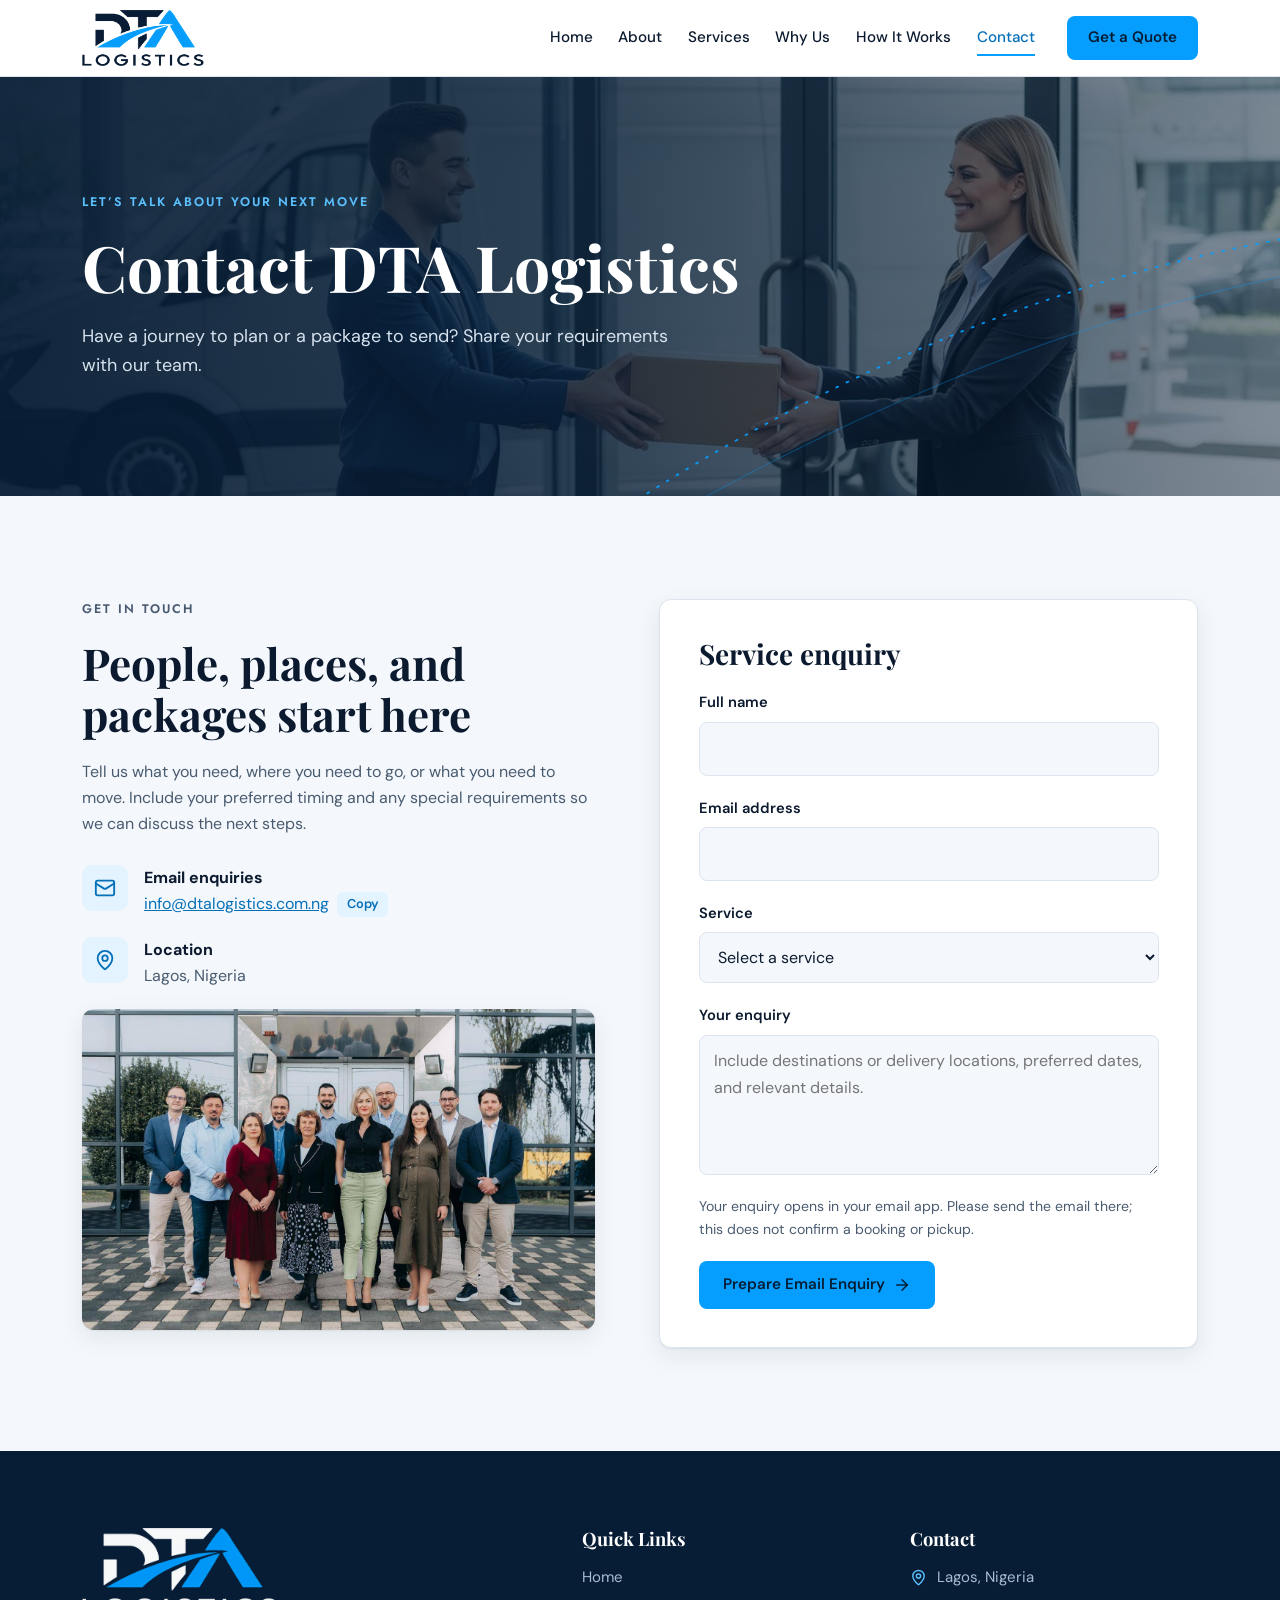
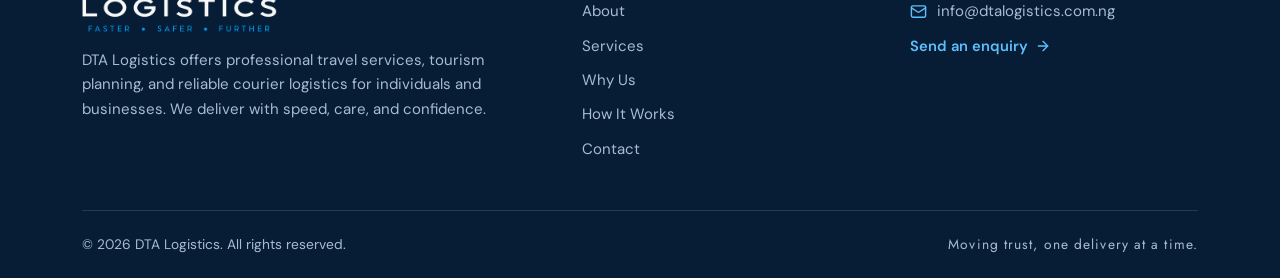
<file: contact.html>
<!doctype html>
<html lang="en">
<head>
<meta charset="utf-8">
<meta name="viewport" content="width=device-width, initial-scale=1, viewport-fit=cover">
<title>Contact DTA Logistics</title>
<meta name="claude:viewport-fit-sides" content="cover">
<meta name="description" content="Send DTA Logistics a travel, tourism, courier, cargo, or corporate enquiry. Email info@dtalogistics.com.ng — based in Lagos, Nigeria.">
<meta property="og:type" content="website">
<meta property="og:site_name" content="DTA Logistics">
<meta property="og:title" content="Contact DTA Logistics">
<meta property="og:description" content="Send DTA Logistics a travel, tourism, courier, cargo, or corporate enquiry. Email info@dtalogistics.com.ng — based in Lagos, Nigeria.">
<meta property="og:image" content="https://dtalogistics.vercel.app/assets/img/hero-port.jpg">
<meta property="og:url" content="https://dtalogistics.vercel.app/contact">
<link rel="canonical" href="https://dtalogistics.vercel.app/contact">
<meta name="twitter:card" content="summary_large_image">
<meta name="theme-color" content="#071D35">
<link rel="icon" type="image/png" href="assets/img/favicon.png">
<link rel="apple-touch-icon" href="assets/img/apple-touch-icon.png">
<link rel="preconnect" href="https://fonts.googleapis.com"><link rel="preconnect" href="https://fonts.gstatic.com" crossorigin><link rel="stylesheet" href="https://fonts.googleapis.com/css2?family=DM+Sans:opsz,wght@9..40,400;9..40,500;9..40,600;9..40,700&family=Jost:wght@500;600&family=Playfair+Display:wght@600;700&display=swap">
<link rel="stylesheet" href="assets/styles.css">
</head>
<body>
<a class="skip" href="#main">Skip to content</a>
<header class="site-header">
  <div class="wrap header-row">
    <a class="brand" href="index.html" aria-label="DTA Logistics — home"><img src="assets/img/logo.png" alt="DTA Logistics" width="437" height="200"></a>
    <button class="menu-toggle" type="button" aria-controls="site-nav" aria-expanded="false" aria-label="Open menu"><svg xmlns="http://www.w3.org/2000/svg" viewBox="0 0 24 24" fill="none" stroke="currentColor" stroke-width="2" stroke-linecap="round" stroke-linejoin="round" aria-hidden="true" focusable="false"><line x1="4" x2="20" y1="7" y2="7"/><line x1="4" x2="20" y1="12" y2="12"/><line x1="4" x2="20" y1="17" y2="17"/></svg></button>
    <nav class="nav" id="site-nav" aria-label="Main">
      <ul><li><a class="nav-link" href="index.html">Home</a></li><li><a class="nav-link" href="about.html">About</a></li><li><a class="nav-link" href="services.html">Services</a></li><li><a class="nav-link" href="why-us.html">Why Us</a></li><li><a class="nav-link" href="how-it-works.html">How It Works</a></li><li><a class="nav-link" href="contact.html" aria-current="page">Contact</a></li></ul>
      <a class="btn btn-primary" href="contact.html">Get a Quote</a>
    </nav>
  </div>
</header>
<main id="main">
<section class="hero ">
  <div class="hero-media"><img src="assets/img/handover.jpg" alt="Parcel being handed over beside a delivery van" fetchpriority="high"></div>
  <svg class="arc" viewBox="0 0 800 400" aria-hidden="true" focusable="false"><path d="M10 390 C 220 250, 470 120, 790 70" fill="none" stroke="#059EFE" stroke-width="2" stroke-dasharray="2 10" stroke-linecap="round"/><path d="M60 395 C 270 270, 520 160, 780 110" fill="none" stroke="#059EFE" stroke-opacity=".35" stroke-width="1.2"/><circle cx="790" cy="70" r="4" fill="#059EFE"/></svg>
  <div class="wrap"><div class="hero-inner">
    <p class="eyebrow">Let&rsquo;s Talk About Your Next Move</p>
    <h1>Contact DTA Logistics</h1>
    <p class="lead">Have a journey to plan or a package to send? Share your requirements with our team.</p>
    
  </div></div>
</section>
<section class="section alt">
  <div class="wrap contact-grid">
    <div class="contact-copy">
      <p class="eyebrow">Get in Touch</p>
      <h2>People, places, and packages start here</h2>
      <p>Tell us what you need, where you need to go, or what you need to move. Include your preferred timing and any special requirements so we can discuss the next steps.</p>
      <ul class="contact-list">
        <li><span class="icon-chip"><svg xmlns="http://www.w3.org/2000/svg" viewBox="0 0 24 24" fill="none" stroke="currentColor" stroke-width="2" stroke-linecap="round" stroke-linejoin="round" aria-hidden="true" focusable="false"><rect width="20" height="16" x="2" y="4" rx="2"/><path d="m22 7-8.97 5.7a1.94 1.94 0 0 1-2.06 0L2 7"/></svg></span><div><strong>Email enquiries</strong><span class="val"><a href="mailto:info@dtalogistics.com.ng" id="email-addr">info@dtalogistics.com.ng</a><button class="copy-btn" type="button" data-copy="info@dtalogistics.com.ng" data-select="email-addr">Copy</button></span></div></li>
        <li><span class="icon-chip"><svg xmlns="http://www.w3.org/2000/svg" viewBox="0 0 24 24" fill="none" stroke="currentColor" stroke-width="2" stroke-linecap="round" stroke-linejoin="round" aria-hidden="true" focusable="false"><path d="M20 10c0 4.993-5.539 10.193-7.399 11.799a1 1 0 0 1-1.202 0C9.539 20.193 4 14.993 4 10a8 8 0 0 1 16 0"/><circle cx="12" cy="10" r="3"/></svg></span><div><strong>Location</strong><span class="val">Lagos, Nigeria</span></div></li>
      </ul>
      <div class="media"><img src="assets/img/team.jpg" alt="The DTA Logistics team standing together outside their office" loading="lazy" width="1400" height="934"></div>
    </div>

    <form class="form-card" id="enquiry-form" data-to="info@dtalogistics.com.ng" novalidate>
      <h2 style="font-size:1.75rem">Service enquiry</h2>
      <div class="field">
        <label for="full-name">Full name</label>
        <input id="full-name" name="name" type="text" autocomplete="name" required aria-describedby="full-name-error">
        <p class="err" id="full-name-error" hidden></p>
      </div>
      <div class="field">
        <label for="email">Email address</label>
        <input id="email" name="email" type="email" autocomplete="email" inputmode="email" required aria-describedby="email-error">
        <p class="err" id="email-error" hidden></p>
      </div>
      <div class="field">
        <label for="service">Service</label>
        <select id="service" name="service" required aria-describedby="service-error">
          <option value="">Select a service</option><option value="travel">Travel Services</option><option value="tourism">Tourism &amp; Tour Packages</option><option value="courier">Logistics &amp; Courier</option><option value="cargo">Cargo &amp; Package Handling</option><option value="corporate">Business &amp; Corporate</option>
        </select>
        <p class="err" id="service-error" hidden></p>
      </div>
      <div class="field">
        <label for="message">Your enquiry</label>
        <textarea id="message" name="message" required aria-describedby="message-error" placeholder="Include destinations or delivery locations, preferred dates, and relevant details."></textarea>
        <p class="err" id="message-error" hidden></p>
      </div>
      <p class="form-note">Your enquiry opens in your email app. Please send the email there; this does not confirm a booking or pickup.</p>
      <div><button class="btn btn-primary" type="submit">Prepare Email Enquiry <svg xmlns="http://www.w3.org/2000/svg" viewBox="0 0 24 24" fill="none" stroke="currentColor" stroke-width="2" stroke-linecap="round" stroke-linejoin="round" aria-hidden="true" focusable="false"><path d="M5 12h14"/><path d="m12 5 7 7-7 7"/></svg></button></div>

      <div class="form-status" id="form-status" tabindex="-1" role="status" hidden>
        <h3>Your enquiry is ready to send</h3>
        <p>Open it in your email app and press send, or copy it into any email to <strong>info@dtalogistics.com.ng</strong>. Nothing is sent until you send the email.</p>
        <p><strong>Subject:</strong> <span id="status-subject"></span></p>
        <pre id="status-body"></pre>
        <div class="row">
          <a class="btn btn-navy" id="open-mail" href="mailto:info@dtalogistics.com.ng">Open in email app <svg xmlns="http://www.w3.org/2000/svg" viewBox="0 0 24 24" fill="none" stroke="currentColor" stroke-width="2" stroke-linecap="round" stroke-linejoin="round" aria-hidden="true" focusable="false"><path d="M5 12h14"/><path d="m12 5 7 7-7 7"/></svg></a>
          <button class="btn btn-primary" type="button" id="copy-enquiry" data-copy="" data-select="status-body">Copy enquiry</button>
        </div>
      </div>
    </form>
  </div>
</section>
</main>
<footer class="site-footer">
  <div class="wrap">
    <div class="footer-grid">
      <div class="footer-brand">
        <img src="assets/img/logo-full-reversed.png" alt="DTA Logistics — Faster, Safer, Further" width="487" height="260">
        <p>DTA Logistics offers professional travel services, tourism planning, and reliable courier logistics for individuals and businesses. We deliver with speed, care, and confidence.</p>
      </div>
      <nav aria-label="Footer">
        <h2>Quick Links</h2>
        <ul><li><a href="index.html">Home</a></li><li><a href="about.html">About</a></li><li><a href="services.html">Services</a></li><li><a href="why-us.html">Why Us</a></li><li><a href="how-it-works.html">How It Works</a></li><li><a href="contact.html">Contact</a></li></ul>
      </nav>
      <div>
        <h2>Contact</h2>
        <ul>
          <li class="contact-line"><svg xmlns="http://www.w3.org/2000/svg" viewBox="0 0 24 24" fill="none" stroke="currentColor" stroke-width="2" stroke-linecap="round" stroke-linejoin="round" aria-hidden="true" focusable="false"><path d="M20 10c0 4.993-5.539 10.193-7.399 11.799a1 1 0 0 1-1.202 0C9.539 20.193 4 14.993 4 10a8 8 0 0 1 16 0"/><circle cx="12" cy="10" r="3"/></svg><span>Lagos, Nigeria</span></li>
          <li class="contact-line"><svg xmlns="http://www.w3.org/2000/svg" viewBox="0 0 24 24" fill="none" stroke="currentColor" stroke-width="2" stroke-linecap="round" stroke-linejoin="round" aria-hidden="true" focusable="false"><rect width="20" height="16" x="2" y="4" rx="2"/><path d="m22 7-8.97 5.7a1.94 1.94 0 0 1-2.06 0L2 7"/></svg><a href="mailto:info@dtalogistics.com.ng">info@dtalogistics.com.ng</a></li>
          <li><a class="text-link" href="contact.html">Send an enquiry <svg xmlns="http://www.w3.org/2000/svg" viewBox="0 0 24 24" fill="none" stroke="currentColor" stroke-width="2" stroke-linecap="round" stroke-linejoin="round" aria-hidden="true" focusable="false"><path d="M5 12h14"/><path d="m12 5 7 7-7 7"/></svg></a></li>
        </ul>
      </div>
    </div>
    <div class="footer-bottom">
      <p>&copy; <span data-year>2025</span> DTA Logistics. All rights reserved.</p>
      <p class="tag">Moving trust, one delivery at a time.</p>
    </div>
  </div>
</footer>
<script src="assets/main.js"></script>
<script>document.documentElement.classList.add("js")</script>
</body>
</html>
</file>
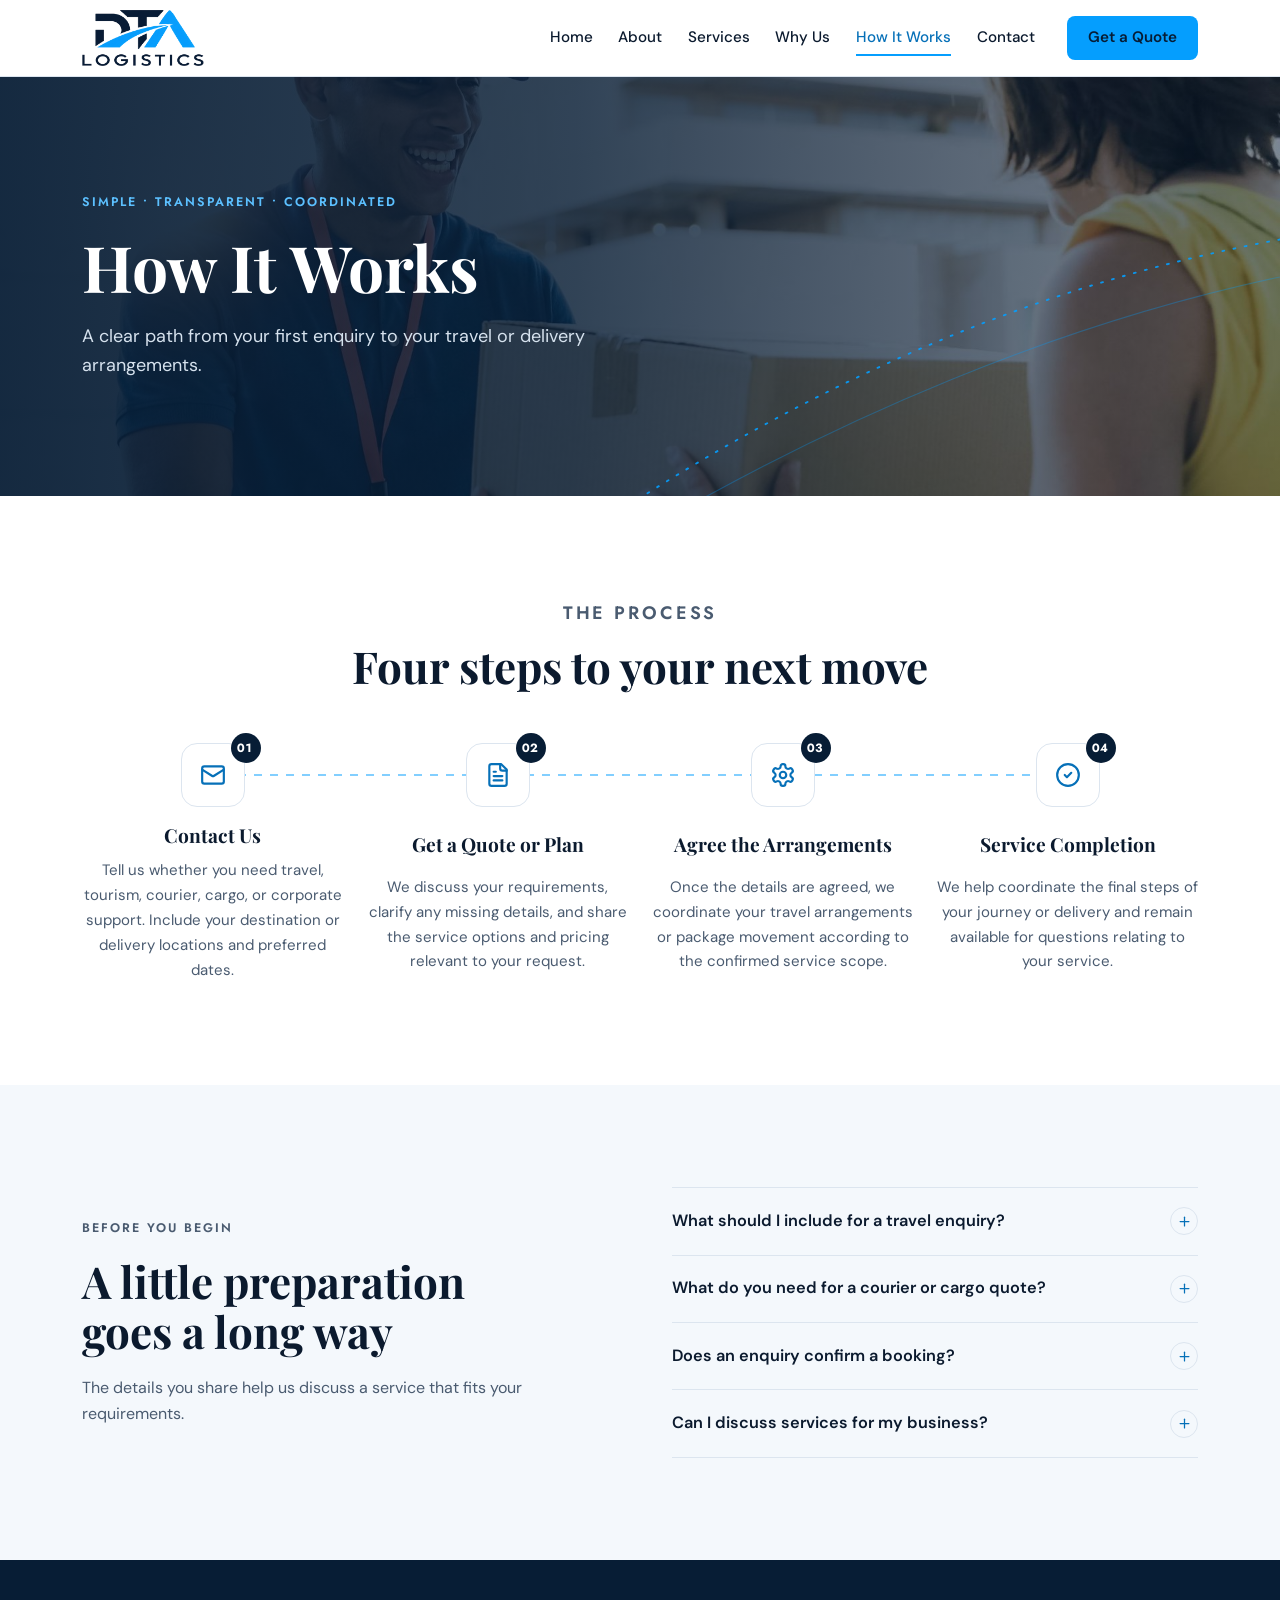
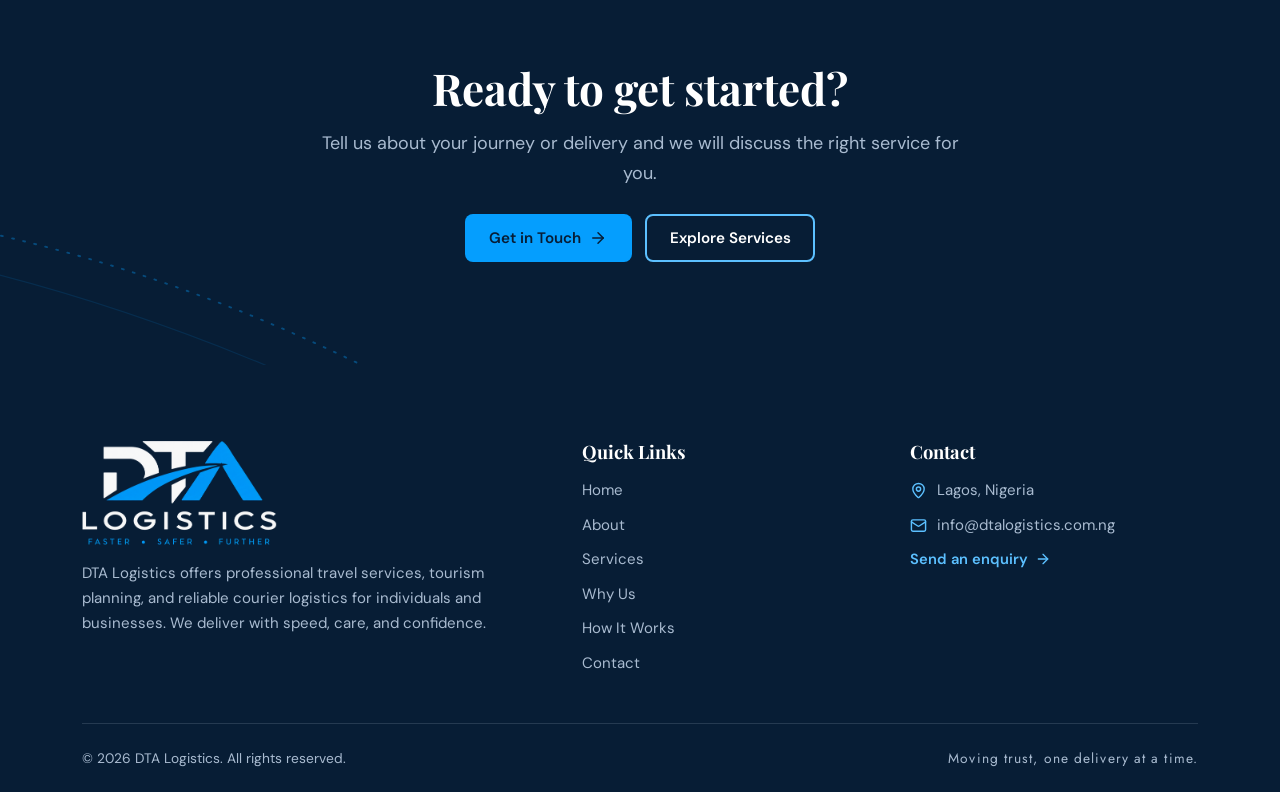
<file: how-it-works.html>
<!doctype html>
<html lang="en">
<head>
<meta charset="utf-8">
<meta name="viewport" content="width=device-width, initial-scale=1, viewport-fit=cover">
<title>How DTA Logistics Works</title>
<meta name="claude:viewport-fit-sides" content="cover">
<meta name="description" content="Four steps from your first enquiry to your travel or delivery arrangements, plus what to include when you contact DTA Logistics.">
<meta property="og:type" content="website">
<meta property="og:site_name" content="DTA Logistics">
<meta property="og:title" content="How DTA Logistics Works">
<meta property="og:description" content="Four steps from your first enquiry to your travel or delivery arrangements, plus what to include when you contact DTA Logistics.">
<meta property="og:image" content="https://dtalogistics.vercel.app/assets/img/hero-port.jpg">
<meta property="og:url" content="https://dtalogistics.vercel.app/how-it-works">
<link rel="canonical" href="https://dtalogistics.vercel.app/how-it-works">
<meta name="twitter:card" content="summary_large_image">
<meta name="theme-color" content="#071D35">
<link rel="icon" type="image/png" href="assets/img/favicon.png">
<link rel="apple-touch-icon" href="assets/img/apple-touch-icon.png">
<link rel="preconnect" href="https://fonts.googleapis.com"><link rel="preconnect" href="https://fonts.gstatic.com" crossorigin><link rel="stylesheet" href="https://fonts.googleapis.com/css2?family=DM+Sans:opsz,wght@9..40,400;9..40,500;9..40,600;9..40,700&family=Jost:wght@500;600&family=Playfair+Display:wght@600;700&display=swap">
<link rel="stylesheet" href="assets/styles.css"><script type="application/ld+json">{"@context": "https://schema.org", "@type": "FAQPage", "mainEntity": [{"@type": "Question", "name": "What should I include for a travel enquiry?", "acceptedAnswer": {"@type": "Answer", "text": "Tell us whether you need travel or tourism support, your destination, your preferred dates, and any special requirements. These details help us discuss the service options that fit your plans."}}, {"@type": "Question", "name": "What do you need for a courier or cargo quote?", "acceptedAnswer": {"@type": "Answer", "text": "Share the collection and delivery locations, your preferred timing, and the package requirements, including any handling needs. Collection details, package requirements, and delivery information are part of the conversation before your goods move."}}, {"@type": "Question", "name": "Does an enquiry confirm a booking?", "acceptedAnswer": {"@type": "Answer", "text": "No. An enquiry starts the conversation and does not confirm a booking or pickup. We discuss your requirements and share the service options and pricing, and we coordinate arrangements once the details are agreed."}}, {"@type": "Question", "name": "Can I discuss services for my business?", "acceptedAnswer": {"@type": "Answer", "text": "Yes. Our Business & Corporate service provides customized travel and logistics solutions for businesses, organisations, and corporate clients. Select Business & Corporate on the enquiry form to get started."}}]}</script>
</head>
<body>
<a class="skip" href="#main">Skip to content</a>
<header class="site-header">
  <div class="wrap header-row">
    <a class="brand" href="index.html" aria-label="DTA Logistics — home"><img src="assets/img/logo.png" alt="DTA Logistics" width="437" height="200"></a>
    <button class="menu-toggle" type="button" aria-controls="site-nav" aria-expanded="false" aria-label="Open menu"><svg xmlns="http://www.w3.org/2000/svg" viewBox="0 0 24 24" fill="none" stroke="currentColor" stroke-width="2" stroke-linecap="round" stroke-linejoin="round" aria-hidden="true" focusable="false"><line x1="4" x2="20" y1="7" y2="7"/><line x1="4" x2="20" y1="12" y2="12"/><line x1="4" x2="20" y1="17" y2="17"/></svg></button>
    <nav class="nav" id="site-nav" aria-label="Main">
      <ul><li><a class="nav-link" href="index.html">Home</a></li><li><a class="nav-link" href="about.html">About</a></li><li><a class="nav-link" href="services.html">Services</a></li><li><a class="nav-link" href="why-us.html">Why Us</a></li><li><a class="nav-link" href="how-it-works.html" aria-current="page">How It Works</a></li><li><a class="nav-link" href="contact.html">Contact</a></li></ul>
      <a class="btn btn-primary" href="contact.html">Get a Quote</a>
    </nav>
  </div>
</header>
<main id="main">
<section class="hero ">
  <div class="hero-media"><img src="assets/img/courier-delivery.jpg" alt="Smiling courier handing a cardboard parcel to a customer" fetchpriority="high"></div>
  <svg class="arc" viewBox="0 0 800 400" aria-hidden="true" focusable="false"><path d="M10 390 C 220 250, 470 120, 790 70" fill="none" stroke="#059EFE" stroke-width="2" stroke-dasharray="2 10" stroke-linecap="round"/><path d="M60 395 C 270 270, 520 160, 780 110" fill="none" stroke="#059EFE" stroke-opacity=".35" stroke-width="1.2"/><circle cx="790" cy="70" r="4" fill="#059EFE"/></svg>
  <div class="wrap"><div class="hero-inner">
    <p class="eyebrow">Simple &bull; Transparent &bull; Coordinated</p>
    <h1>How It Works</h1>
    <p class="lead">A clear path from your first enquiry to your travel or delivery arrangements.</p>
    
  </div></div>
</section>
<section class="section">
  <div class="wrap">
    <div class="section-head center">
  <p class="eyebrow">The Process</p>
  <h2>Four steps to your next move</h2>
  
</div>
    <ol class="steps"><li class="step"><span class="icon-chip"><svg xmlns="http://www.w3.org/2000/svg" viewBox="0 0 24 24" fill="none" stroke="currentColor" stroke-width="2" stroke-linecap="round" stroke-linejoin="round" aria-hidden="true" focusable="false"><rect width="20" height="16" x="2" y="4" rx="2"/><path d="m22 7-8.97 5.7a1.94 1.94 0 0 1-2.06 0L2 7"/></svg></span><span class="num" aria-hidden="true">01</span><h3>Contact Us</h3><p>Tell us whether you need travel, tourism, courier, cargo, or corporate support. Include your destination or delivery locations and preferred dates.</p></li><li class="step"><span class="icon-chip"><svg xmlns="http://www.w3.org/2000/svg" viewBox="0 0 24 24" fill="none" stroke="currentColor" stroke-width="2" stroke-linecap="round" stroke-linejoin="round" aria-hidden="true" focusable="false"><path d="M15 2H6a2 2 0 0 0-2 2v16a2 2 0 0 0 2 2h12a2 2 0 0 0 2-2V7Z"/><path d="M14 2v4a2 2 0 0 0 2 2h4"/><path d="M10 9H8"/><path d="M16 13H8"/><path d="M16 17H8"/></svg></span><span class="num" aria-hidden="true">02</span><h3>Get a Quote or Plan</h3><p>We discuss your requirements, clarify any missing details, and share the service options and pricing relevant to your request.</p></li><li class="step"><span class="icon-chip"><svg xmlns="http://www.w3.org/2000/svg" viewBox="0 0 24 24" fill="none" stroke="currentColor" stroke-width="2" stroke-linecap="round" stroke-linejoin="round" aria-hidden="true" focusable="false"><path d="M12.22 2h-.44a2 2 0 0 0-2 2v.18a2 2 0 0 1-1 1.73l-.43.25a2 2 0 0 1-2 0l-.15-.08a2 2 0 0 0-2.73.73l-.22.38a2 2 0 0 0 .73 2.73l.15.1a2 2 0 0 1 1 1.72v.51a2 2 0 0 1-1 1.74l-.15.09a2 2 0 0 0-.73 2.73l.22.38a2 2 0 0 0 2.73.73l.15-.08a2 2 0 0 1 2 0l.43.25a2 2 0 0 1 1 1.73V20a2 2 0 0 0 2 2h.44a2 2 0 0 0 2-2v-.18a2 2 0 0 1 1-1.73l.43-.25a2 2 0 0 1 2 0l.15.08a2 2 0 0 0 2.73-.73l.22-.39a2 2 0 0 0-.73-2.73l-.15-.08a2 2 0 0 1-1-1.74v-.5a2 2 0 0 1 1-1.74l.15-.09a2 2 0 0 0 .73-2.73l-.22-.38a2 2 0 0 0-2.73-.73l-.15.08a2 2 0 0 1-2 0l-.43-.25a2 2 0 0 1-1-1.73V4a2 2 0 0 0-2-2z"/><circle cx="12" cy="12" r="3"/></svg></span><span class="num" aria-hidden="true">03</span><h3>Agree the Arrangements</h3><p>Once the details are agreed, we coordinate your travel arrangements or package movement according to the confirmed service scope.</p></li><li class="step"><span class="icon-chip"><svg xmlns="http://www.w3.org/2000/svg" viewBox="0 0 24 24" fill="none" stroke="currentColor" stroke-width="2" stroke-linecap="round" stroke-linejoin="round" aria-hidden="true" focusable="false"><circle cx="12" cy="12" r="10"/><path d="m9 12 2 2 4-4"/></svg></span><span class="num" aria-hidden="true">04</span><h3>Service Completion</h3><p>We help coordinate the final steps of your journey or delivery and remain available for questions relating to your service.</p></li></ol>
  </div>
</section>

<section class="section alt">
  <div class="wrap split">
    <div class="copy">
      <p class="eyebrow">Before You Begin</p>
      <h2>A little preparation goes a long way</h2>
      <p>The details you share help us discuss a service that fits your requirements.</p>
    </div>
    <div class="faq"><details><summary>What should I include for a travel enquiry?<span class="plus"><svg xmlns="http://www.w3.org/2000/svg" viewBox="0 0 24 24" fill="none" stroke="currentColor" stroke-width="2" stroke-linecap="round" stroke-linejoin="round" aria-hidden="true" focusable="false"><path d="M5 12h14"/><path d="M12 5v14"/></svg></span></summary><p>Tell us whether you need travel or tourism support, your destination, your preferred dates, and any special requirements. These details help us discuss the service options that fit your plans.</p></details><details><summary>What do you need for a courier or cargo quote?<span class="plus"><svg xmlns="http://www.w3.org/2000/svg" viewBox="0 0 24 24" fill="none" stroke="currentColor" stroke-width="2" stroke-linecap="round" stroke-linejoin="round" aria-hidden="true" focusable="false"><path d="M5 12h14"/><path d="M12 5v14"/></svg></span></summary><p>Share the collection and delivery locations, your preferred timing, and the package requirements, including any handling needs. Collection details, package requirements, and delivery information are part of the conversation before your goods move.</p></details><details><summary>Does an enquiry confirm a booking?<span class="plus"><svg xmlns="http://www.w3.org/2000/svg" viewBox="0 0 24 24" fill="none" stroke="currentColor" stroke-width="2" stroke-linecap="round" stroke-linejoin="round" aria-hidden="true" focusable="false"><path d="M5 12h14"/><path d="M12 5v14"/></svg></span></summary><p>No. An enquiry starts the conversation and does not confirm a booking or pickup. We discuss your requirements and share the service options and pricing, and we coordinate arrangements once the details are agreed.</p></details><details><summary>Can I discuss services for my business?<span class="plus"><svg xmlns="http://www.w3.org/2000/svg" viewBox="0 0 24 24" fill="none" stroke="currentColor" stroke-width="2" stroke-linecap="round" stroke-linejoin="round" aria-hidden="true" focusable="false"><path d="M5 12h14"/><path d="M12 5v14"/></svg></span></summary><p>Yes. Our Business &amp; Corporate service provides customized travel and logistics solutions for businesses, organisations, and corporate clients. Select Business &amp; Corporate on the enquiry form to get started.</p></details></div>
  </div>
</section>
<section class="section on-navy cta">
  <svg class="arc" viewBox="0 0 800 400" aria-hidden="true" focusable="false"><path d="M10 390 C 220 250, 470 120, 790 70" fill="none" stroke="#059EFE" stroke-width="2" stroke-dasharray="2 10" stroke-linecap="round"/><path d="M60 395 C 270 270, 520 160, 780 110" fill="none" stroke="#059EFE" stroke-opacity=".35" stroke-width="1.2"/><circle cx="790" cy="70" r="4" fill="#059EFE"/></svg>
  <div class="wrap">
    <h2>Ready to get started?</h2>
    <p>Tell us about your journey or delivery and we will discuss the right service for you.</p>
    <div class="hero-actions"><a class="btn btn-primary" href="contact.html">Get in Touch <svg xmlns="http://www.w3.org/2000/svg" viewBox="0 0 24 24" fill="none" stroke="currentColor" stroke-width="2" stroke-linecap="round" stroke-linejoin="round" aria-hidden="true" focusable="false"><path d="M5 12h14"/><path d="m12 5 7 7-7 7"/></svg></a><a class="btn btn-outline" href="services.html">Explore Services</a></div>
  </div>
</section>
</main>
<footer class="site-footer">
  <div class="wrap">
    <div class="footer-grid">
      <div class="footer-brand">
        <img src="assets/img/logo-full-reversed.png" alt="DTA Logistics — Faster, Safer, Further" width="487" height="260">
        <p>DTA Logistics offers professional travel services, tourism planning, and reliable courier logistics for individuals and businesses. We deliver with speed, care, and confidence.</p>
      </div>
      <nav aria-label="Footer">
        <h2>Quick Links</h2>
        <ul><li><a href="index.html">Home</a></li><li><a href="about.html">About</a></li><li><a href="services.html">Services</a></li><li><a href="why-us.html">Why Us</a></li><li><a href="how-it-works.html">How It Works</a></li><li><a href="contact.html">Contact</a></li></ul>
      </nav>
      <div>
        <h2>Contact</h2>
        <ul>
          <li class="contact-line"><svg xmlns="http://www.w3.org/2000/svg" viewBox="0 0 24 24" fill="none" stroke="currentColor" stroke-width="2" stroke-linecap="round" stroke-linejoin="round" aria-hidden="true" focusable="false"><path d="M20 10c0 4.993-5.539 10.193-7.399 11.799a1 1 0 0 1-1.202 0C9.539 20.193 4 14.993 4 10a8 8 0 0 1 16 0"/><circle cx="12" cy="10" r="3"/></svg><span>Lagos, Nigeria</span></li>
          <li class="contact-line"><svg xmlns="http://www.w3.org/2000/svg" viewBox="0 0 24 24" fill="none" stroke="currentColor" stroke-width="2" stroke-linecap="round" stroke-linejoin="round" aria-hidden="true" focusable="false"><rect width="20" height="16" x="2" y="4" rx="2"/><path d="m22 7-8.97 5.7a1.94 1.94 0 0 1-2.06 0L2 7"/></svg><a href="mailto:info@dtalogistics.com.ng">info@dtalogistics.com.ng</a></li>
          <li><a class="text-link" href="contact.html">Send an enquiry <svg xmlns="http://www.w3.org/2000/svg" viewBox="0 0 24 24" fill="none" stroke="currentColor" stroke-width="2" stroke-linecap="round" stroke-linejoin="round" aria-hidden="true" focusable="false"><path d="M5 12h14"/><path d="m12 5 7 7-7 7"/></svg></a></li>
        </ul>
      </div>
    </div>
    <div class="footer-bottom">
      <p>&copy; <span data-year>2025</span> DTA Logistics. All rights reserved.</p>
      <p class="tag">Moving trust, one delivery at a time.</p>
    </div>
  </div>
</footer>
<script src="assets/main.js"></script>
<script>document.documentElement.classList.add("js")</script>
</body>
</html>
</file>
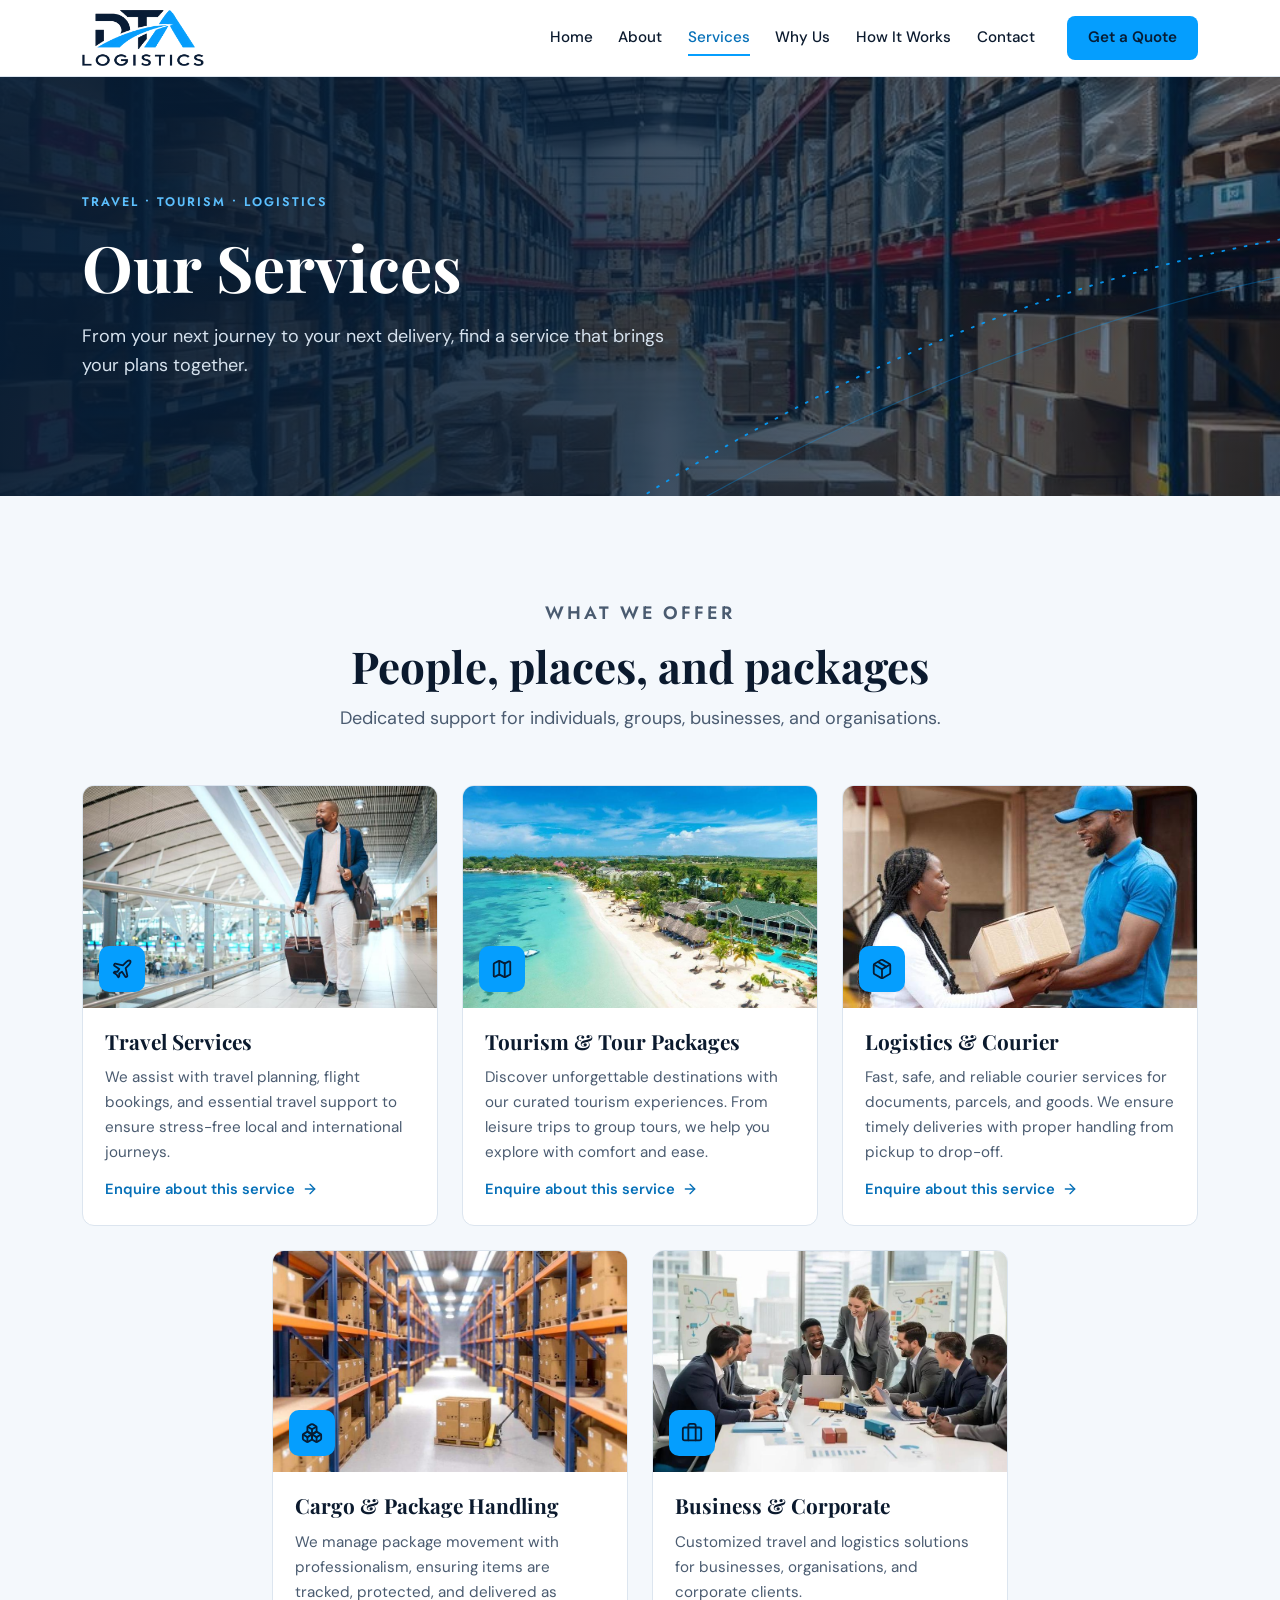
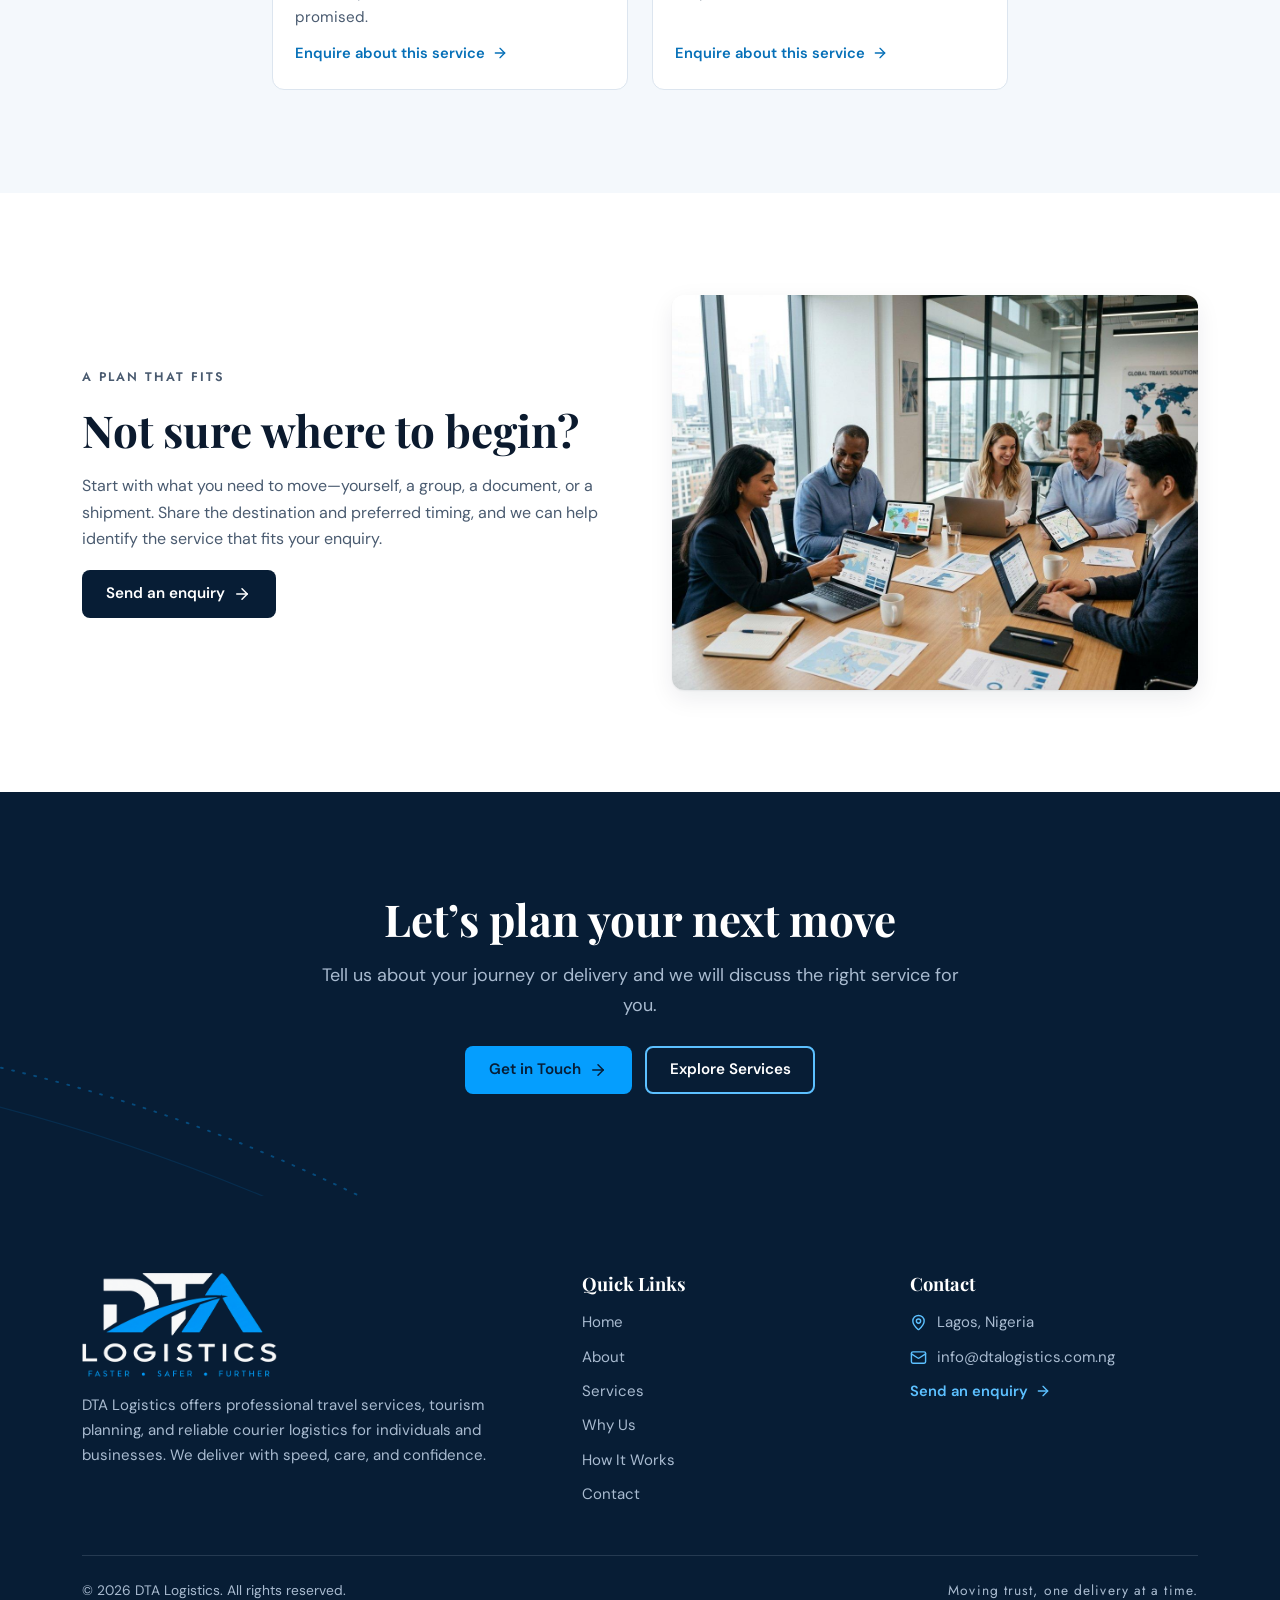
<file: services.html>
<!doctype html>
<html lang="en">
<head>
<meta charset="utf-8">
<meta name="viewport" content="width=device-width, initial-scale=1, viewport-fit=cover">
<title>DTA Logistics Services</title>
<meta name="claude:viewport-fit-sides" content="cover">
<meta name="description" content="Travel services, tourism and tour packages, logistics and courier, cargo and package handling, and business and corporate solutions from DTA Logistics.">
<meta property="og:type" content="website">
<meta property="og:site_name" content="DTA Logistics">
<meta property="og:title" content="DTA Logistics Services">
<meta property="og:description" content="Travel services, tourism and tour packages, logistics and courier, cargo and package handling, and business and corporate solutions from DTA Logistics.">
<meta property="og:image" content="https://dtalogistics.vercel.app/assets/img/hero-port.jpg">
<meta property="og:url" content="https://dtalogistics.vercel.app/services">
<link rel="canonical" href="https://dtalogistics.vercel.app/services">
<meta name="twitter:card" content="summary_large_image">
<meta name="theme-color" content="#071D35">
<link rel="icon" type="image/png" href="assets/img/favicon.png">
<link rel="apple-touch-icon" href="assets/img/apple-touch-icon.png">
<link rel="preconnect" href="https://fonts.googleapis.com"><link rel="preconnect" href="https://fonts.gstatic.com" crossorigin><link rel="stylesheet" href="https://fonts.googleapis.com/css2?family=DM+Sans:opsz,wght@9..40,400;9..40,500;9..40,600;9..40,700&family=Jost:wght@500;600&family=Playfair+Display:wght@600;700&display=swap">
<link rel="stylesheet" href="assets/styles.css">
</head>
<body>
<a class="skip" href="#main">Skip to content</a>
<header class="site-header">
  <div class="wrap header-row">
    <a class="brand" href="index.html" aria-label="DTA Logistics — home"><img src="assets/img/logo.png" alt="DTA Logistics" width="437" height="200"></a>
    <button class="menu-toggle" type="button" aria-controls="site-nav" aria-expanded="false" aria-label="Open menu"><svg xmlns="http://www.w3.org/2000/svg" viewBox="0 0 24 24" fill="none" stroke="currentColor" stroke-width="2" stroke-linecap="round" stroke-linejoin="round" aria-hidden="true" focusable="false"><line x1="4" x2="20" y1="7" y2="7"/><line x1="4" x2="20" y1="12" y2="12"/><line x1="4" x2="20" y1="17" y2="17"/></svg></button>
    <nav class="nav" id="site-nav" aria-label="Main">
      <ul><li><a class="nav-link" href="index.html">Home</a></li><li><a class="nav-link" href="about.html">About</a></li><li><a class="nav-link" href="services.html" aria-current="page">Services</a></li><li><a class="nav-link" href="why-us.html">Why Us</a></li><li><a class="nav-link" href="how-it-works.html">How It Works</a></li><li><a class="nav-link" href="contact.html">Contact</a></li></ul>
      <a class="btn btn-primary" href="contact.html">Get a Quote</a>
    </nav>
  </div>
</header>
<main id="main">
<section class="hero ">
  <div class="hero-media"><img src="assets/img/warehouse.jpg" alt="Warehouse aisle lined with racking and packed pallets" fetchpriority="high"></div>
  <svg class="arc" viewBox="0 0 800 400" aria-hidden="true" focusable="false"><path d="M10 390 C 220 250, 470 120, 790 70" fill="none" stroke="#059EFE" stroke-width="2" stroke-dasharray="2 10" stroke-linecap="round"/><path d="M60 395 C 270 270, 520 160, 780 110" fill="none" stroke="#059EFE" stroke-opacity=".35" stroke-width="1.2"/><circle cx="790" cy="70" r="4" fill="#059EFE"/></svg>
  <div class="wrap"><div class="hero-inner">
    <p class="eyebrow">Travel &bull; Tourism &bull; Logistics</p>
    <h1>Our Services</h1>
    <p class="lead">From your next journey to your next delivery, find a service that brings your plans together.</p>
    
  </div></div>
</section>
<section class="section alt">
  <div class="wrap">
    <div class="section-head center">
  <p class="eyebrow">What We Offer</p>
  <h2>People, places, and packages</h2>
  <p>Dedicated support for individuals, groups, businesses, and organisations.</p>
</div>
    <div class="service-grid"><article class="service-card" id="travel">
  <div class="thumb"><img src="assets/img/travel.jpg" alt="Business traveller walking through an airport terminal with a suitcase" loading="lazy" width="900" height="600"><span class="icon-chip"><svg xmlns="http://www.w3.org/2000/svg" viewBox="0 0 24 24" fill="none" stroke="currentColor" stroke-width="2" stroke-linecap="round" stroke-linejoin="round" aria-hidden="true" focusable="false"><path d="M17.8 19.2 16 11l3.5-3.5C21 6 21.5 4 21 3c-1-.5-3 0-4.5 1.5L13 8 4.8 6.2c-.5-.1-.9.1-1.1.5l-.3.5c-.2.5-.1 1 .3 1.3L9 12l-2 3H4l-1 1 3 2 2 3 1-1v-3l3-2 3.5 5.3c.3.4.8.5 1.3.3l.5-.2c.4-.3.6-.7.5-1.2z"/></svg></span></div>
  <div class="body">
    <h3>Travel Services</h3>
    <p>We assist with travel planning, flight bookings, and essential travel support to ensure stress-free local and international journeys.</p>
    <a class="text-link" href="contact.html#travel" aria-label="Enquire about this service: Travel Services">Enquire about this service <svg xmlns="http://www.w3.org/2000/svg" viewBox="0 0 24 24" fill="none" stroke="currentColor" stroke-width="2" stroke-linecap="round" stroke-linejoin="round" aria-hidden="true" focusable="false"><path d="M5 12h14"/><path d="m12 5 7 7-7 7"/></svg></a>
  </div>
</article><article class="service-card" id="tourism">
  <div class="thumb"><img src="assets/img/tourism.jpg" alt="Aerial view of a palm-lined beach resort beside turquoise water" loading="lazy" width="900" height="600"><span class="icon-chip"><svg xmlns="http://www.w3.org/2000/svg" viewBox="0 0 24 24" fill="none" stroke="currentColor" stroke-width="2" stroke-linecap="round" stroke-linejoin="round" aria-hidden="true" focusable="false"><path d="M14.106 5.553a2 2 0 0 0 1.788 0l3.659-1.83A1 1 0 0 1 21 4.619v12.764a1 1 0 0 1-.553.894l-4.553 2.277a2 2 0 0 1-1.788 0l-4.212-2.106a2 2 0 0 0-1.788 0l-3.659 1.83A1 1 0 0 1 3 19.381V6.618a1 1 0 0 1 .553-.894l4.553-2.277a2 2 0 0 1 1.788 0z"/><path d="M15 5.764v15"/><path d="M9 3.236v15"/></svg></span></div>
  <div class="body">
    <h3>Tourism &amp; Tour Packages</h3>
    <p>Discover unforgettable destinations with our curated tourism experiences. From leisure trips to group tours, we help you explore with comfort and ease.</p>
    <a class="text-link" href="contact.html#tourism" aria-label="Enquire about this service: Tourism and Tour Packages">Enquire about this service <svg xmlns="http://www.w3.org/2000/svg" viewBox="0 0 24 24" fill="none" stroke="currentColor" stroke-width="2" stroke-linecap="round" stroke-linejoin="round" aria-hidden="true" focusable="false"><path d="M5 12h14"/><path d="m12 5 7 7-7 7"/></svg></a>
  </div>
</article><article class="service-card" id="courier">
  <div class="thumb"><img src="assets/img/courier.jpg" alt="Courier in a blue uniform handing a parcel to a customer at her door" loading="lazy" width="900" height="600"><span class="icon-chip"><svg xmlns="http://www.w3.org/2000/svg" viewBox="0 0 24 24" fill="none" stroke="currentColor" stroke-width="2" stroke-linecap="round" stroke-linejoin="round" aria-hidden="true" focusable="false"><path d="M11 21.73a2 2 0 0 0 2 0l7-4A2 2 0 0 0 21 16V8a2 2 0 0 0-1-1.73l-7-4a2 2 0 0 0-2 0l-7 4A2 2 0 0 0 3 8v8a2 2 0 0 0 1 1.73z"/><path d="M12 22V12"/><path d="m3.3 7 7.703 4.734a2 2 0 0 0 1.994 0L20.7 7"/><path d="m7.5 4.27 9 5.15"/></svg></span></div>
  <div class="body">
    <h3>Logistics &amp; Courier</h3>
    <p>Fast, safe, and reliable courier services for documents, parcels, and goods. We ensure timely deliveries with proper handling from pickup to drop-off.</p>
    <a class="text-link" href="contact.html#courier" aria-label="Enquire about this service: Logistics and Courier">Enquire about this service <svg xmlns="http://www.w3.org/2000/svg" viewBox="0 0 24 24" fill="none" stroke="currentColor" stroke-width="2" stroke-linecap="round" stroke-linejoin="round" aria-hidden="true" focusable="false"><path d="M5 12h14"/><path d="m12 5 7 7-7 7"/></svg></a>
  </div>
</article><article class="service-card" id="cargo">
  <div class="thumb"><img src="assets/img/cargo.jpg" alt="Warehouse aisle with pallet racking stacked with cardboard boxes" loading="lazy" width="900" height="600"><span class="icon-chip"><svg xmlns="http://www.w3.org/2000/svg" viewBox="0 0 24 24" fill="none" stroke="currentColor" stroke-width="2" stroke-linecap="round" stroke-linejoin="round" aria-hidden="true" focusable="false"><path d="M2.97 12.92A2 2 0 0 0 2 14.63v3.24a2 2 0 0 0 .97 1.71l3 1.8a2 2 0 0 0 2.06 0L12 19v-5.5l-5-3-4.03 2.42Z"/><path d="m7 16.5-4.74-2.85"/><path d="m7 16.5 5-3"/><path d="M7 16.5v5.17"/><path d="M12 13.5V19l3.97 2.38a2 2 0 0 0 2.06 0l3-1.8a2 2 0 0 0 .97-1.71v-3.24a2 2 0 0 0-.97-1.71L17 10.5l-5 3Z"/><path d="m17 16.5-5-3"/><path d="m17 16.5 4.74-2.85"/><path d="M17 16.5v5.17"/><path d="M7.97 4.42A2 2 0 0 0 7 6.13v4.37l5 3 5-3V6.13a2 2 0 0 0-.97-1.71l-3-1.8a2 2 0 0 0-2.06 0l-3 1.8Z"/><path d="M12 8 7.26 5.15"/><path d="m12 8 4.74-2.85"/><path d="M12 13.5V8"/></svg></span></div>
  <div class="body">
    <h3>Cargo &amp; Package Handling</h3>
    <p>We manage package movement with professionalism, ensuring items are tracked, protected, and delivered as promised.</p>
    <a class="text-link" href="contact.html#cargo" aria-label="Enquire about this service: Cargo and Package Handling">Enquire about this service <svg xmlns="http://www.w3.org/2000/svg" viewBox="0 0 24 24" fill="none" stroke="currentColor" stroke-width="2" stroke-linecap="round" stroke-linejoin="round" aria-hidden="true" focusable="false"><path d="M5 12h14"/><path d="m12 5 7 7-7 7"/></svg></a>
  </div>
</article><article class="service-card" id="corporate">
  <div class="thumb"><img src="assets/img/corporate.jpg" alt="Business team around a meeting table planning logistics with model trucks" loading="lazy" width="900" height="600"><span class="icon-chip"><svg xmlns="http://www.w3.org/2000/svg" viewBox="0 0 24 24" fill="none" stroke="currentColor" stroke-width="2" stroke-linecap="round" stroke-linejoin="round" aria-hidden="true" focusable="false"><path d="M16 20V4a2 2 0 0 0-2-2h-4a2 2 0 0 0-2 2v16"/><rect width="20" height="14" x="2" y="6" rx="2"/></svg></span></div>
  <div class="body">
    <h3>Business &amp; Corporate</h3>
    <p>Customized travel and logistics solutions for businesses, organisations, and corporate clients.</p>
    <a class="text-link" href="contact.html#corporate" aria-label="Enquire about this service: Business and Corporate">Enquire about this service <svg xmlns="http://www.w3.org/2000/svg" viewBox="0 0 24 24" fill="none" stroke="currentColor" stroke-width="2" stroke-linecap="round" stroke-linejoin="round" aria-hidden="true" focusable="false"><path d="M5 12h14"/><path d="m12 5 7 7-7 7"/></svg></a>
  </div>
</article></div>
  </div>
</section>

<section class="section">
  <div class="wrap split media-right">
    <div class="media"><img src="assets/img/office-planning.jpg" alt="Travel planners reviewing itineraries on laptops in a bright office" loading="lazy" width="1200" height="896"></div>
    <div class="copy">
      <p class="eyebrow">A Plan That Fits</p>
      <h2>Not sure where to begin?</h2>
      <p>Start with what you need to move&mdash;yourself, a group, a document, or a shipment. Share the destination and preferred timing, and we can help identify the service that fits your enquiry.</p>
      <p><a class="btn btn-navy" href="contact.html">Send an enquiry <svg xmlns="http://www.w3.org/2000/svg" viewBox="0 0 24 24" fill="none" stroke="currentColor" stroke-width="2" stroke-linecap="round" stroke-linejoin="round" aria-hidden="true" focusable="false"><path d="M5 12h14"/><path d="m12 5 7 7-7 7"/></svg></a></p>
    </div>
  </div>
</section>
<section class="section on-navy cta">
  <svg class="arc" viewBox="0 0 800 400" aria-hidden="true" focusable="false"><path d="M10 390 C 220 250, 470 120, 790 70" fill="none" stroke="#059EFE" stroke-width="2" stroke-dasharray="2 10" stroke-linecap="round"/><path d="M60 395 C 270 270, 520 160, 780 110" fill="none" stroke="#059EFE" stroke-opacity=".35" stroke-width="1.2"/><circle cx="790" cy="70" r="4" fill="#059EFE"/></svg>
  <div class="wrap">
    <h2>Let&rsquo;s plan your next move</h2>
    <p>Tell us about your journey or delivery and we will discuss the right service for you.</p>
    <div class="hero-actions"><a class="btn btn-primary" href="contact.html">Get in Touch <svg xmlns="http://www.w3.org/2000/svg" viewBox="0 0 24 24" fill="none" stroke="currentColor" stroke-width="2" stroke-linecap="round" stroke-linejoin="round" aria-hidden="true" focusable="false"><path d="M5 12h14"/><path d="m12 5 7 7-7 7"/></svg></a><a class="btn btn-outline" href="services.html">Explore Services</a></div>
  </div>
</section>
</main>
<footer class="site-footer">
  <div class="wrap">
    <div class="footer-grid">
      <div class="footer-brand">
        <img src="assets/img/logo-full-reversed.png" alt="DTA Logistics — Faster, Safer, Further" width="487" height="260">
        <p>DTA Logistics offers professional travel services, tourism planning, and reliable courier logistics for individuals and businesses. We deliver with speed, care, and confidence.</p>
      </div>
      <nav aria-label="Footer">
        <h2>Quick Links</h2>
        <ul><li><a href="index.html">Home</a></li><li><a href="about.html">About</a></li><li><a href="services.html">Services</a></li><li><a href="why-us.html">Why Us</a></li><li><a href="how-it-works.html">How It Works</a></li><li><a href="contact.html">Contact</a></li></ul>
      </nav>
      <div>
        <h2>Contact</h2>
        <ul>
          <li class="contact-line"><svg xmlns="http://www.w3.org/2000/svg" viewBox="0 0 24 24" fill="none" stroke="currentColor" stroke-width="2" stroke-linecap="round" stroke-linejoin="round" aria-hidden="true" focusable="false"><path d="M20 10c0 4.993-5.539 10.193-7.399 11.799a1 1 0 0 1-1.202 0C9.539 20.193 4 14.993 4 10a8 8 0 0 1 16 0"/><circle cx="12" cy="10" r="3"/></svg><span>Lagos, Nigeria</span></li>
          <li class="contact-line"><svg xmlns="http://www.w3.org/2000/svg" viewBox="0 0 24 24" fill="none" stroke="currentColor" stroke-width="2" stroke-linecap="round" stroke-linejoin="round" aria-hidden="true" focusable="false"><rect width="20" height="16" x="2" y="4" rx="2"/><path d="m22 7-8.97 5.7a1.94 1.94 0 0 1-2.06 0L2 7"/></svg><a href="mailto:info@dtalogistics.com.ng">info@dtalogistics.com.ng</a></li>
          <li><a class="text-link" href="contact.html">Send an enquiry <svg xmlns="http://www.w3.org/2000/svg" viewBox="0 0 24 24" fill="none" stroke="currentColor" stroke-width="2" stroke-linecap="round" stroke-linejoin="round" aria-hidden="true" focusable="false"><path d="M5 12h14"/><path d="m12 5 7 7-7 7"/></svg></a></li>
        </ul>
      </div>
    </div>
    <div class="footer-bottom">
      <p>&copy; <span data-year>2025</span> DTA Logistics. All rights reserved.</p>
      <p class="tag">Moving trust, one delivery at a time.</p>
    </div>
  </div>
</footer>
<script src="assets/main.js"></script>
<script>document.documentElement.classList.add("js")</script>
</body>
</html>
</file>
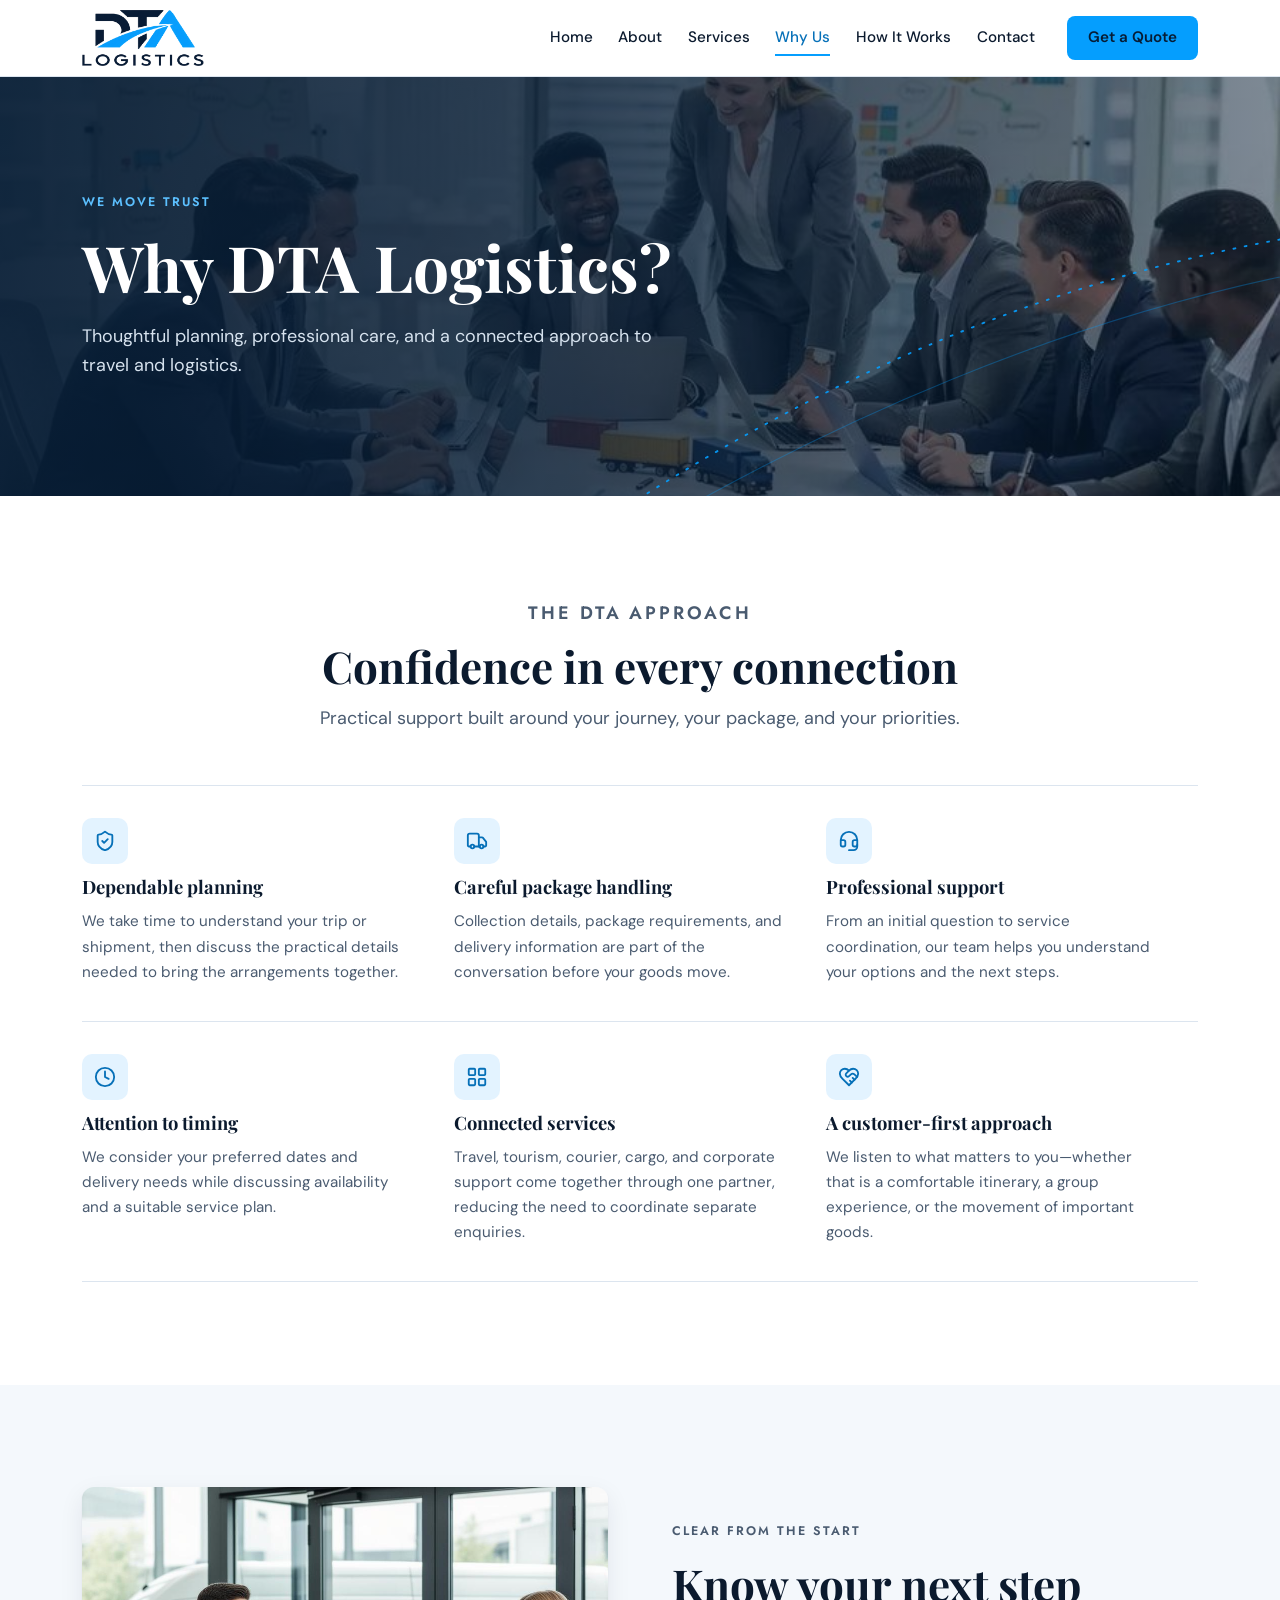
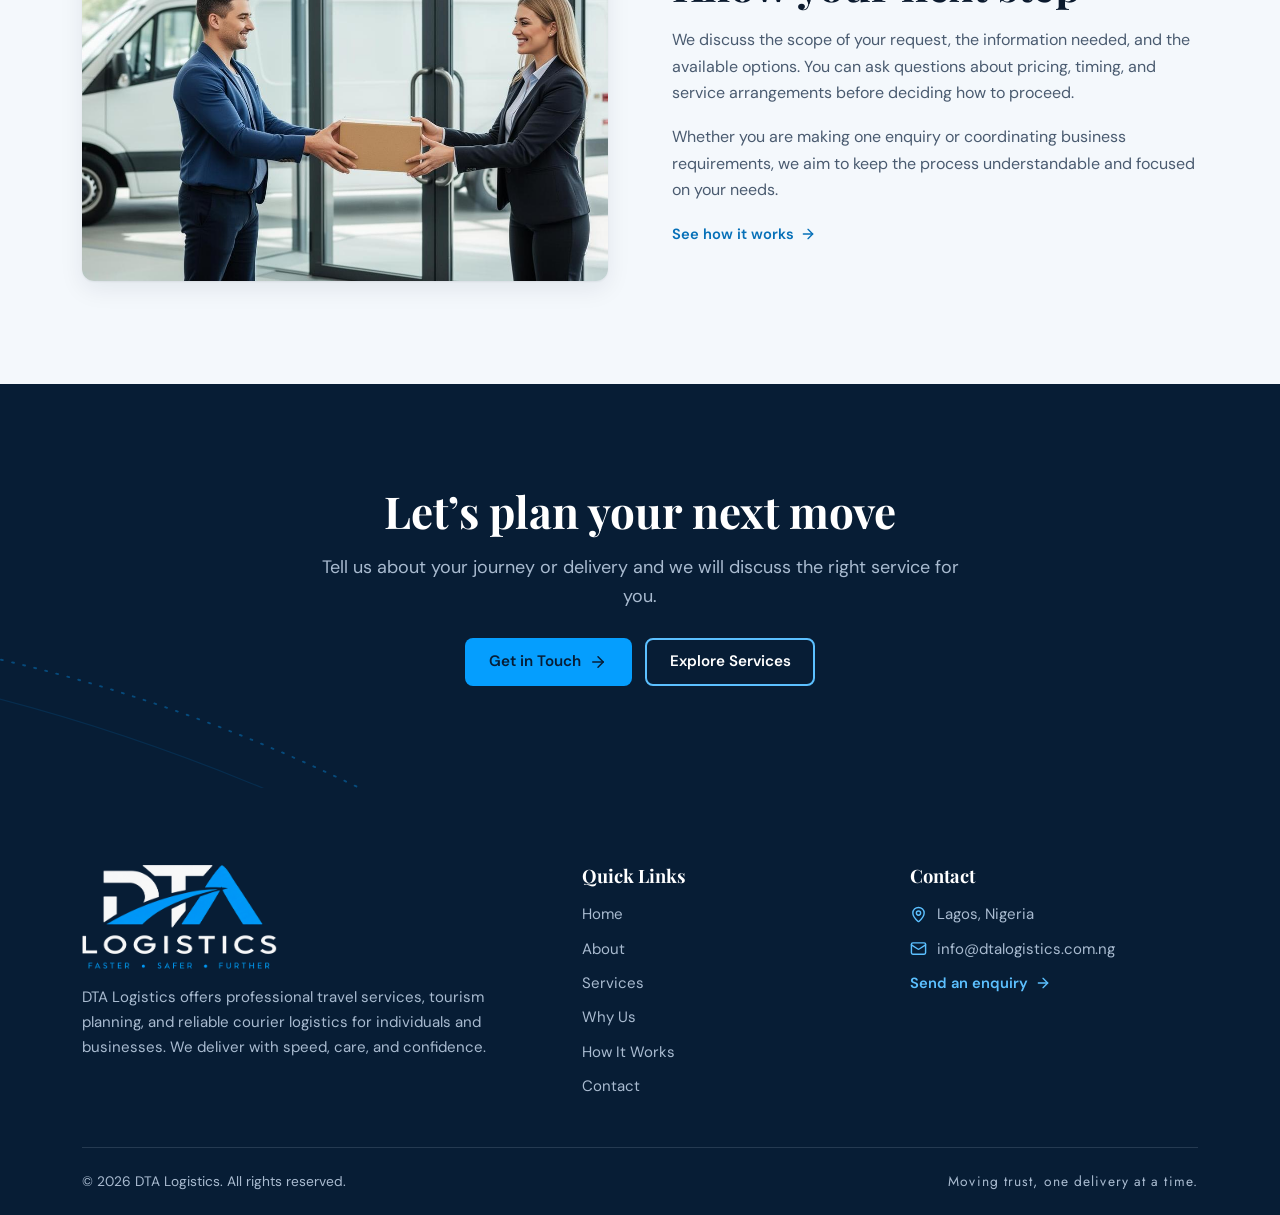
<file: why-us.html>
<!doctype html>
<html lang="en">
<head>
<meta charset="utf-8">
<meta name="viewport" content="width=device-width, initial-scale=1, viewport-fit=cover">
<title>Why Choose DTA Logistics</title>
<meta name="claude:viewport-fit-sides" content="cover">
<meta name="description" content="Dependable planning, careful package handling, professional support, and connected travel and logistics services through one partner.">
<meta property="og:type" content="website">
<meta property="og:site_name" content="DTA Logistics">
<meta property="og:title" content="Why Choose DTA Logistics">
<meta property="og:description" content="Dependable planning, careful package handling, professional support, and connected travel and logistics services through one partner.">
<meta property="og:image" content="https://dtalogistics.vercel.app/assets/img/hero-port.jpg">
<meta property="og:url" content="https://dtalogistics.vercel.app/why-us">
<link rel="canonical" href="https://dtalogistics.vercel.app/why-us">
<meta name="twitter:card" content="summary_large_image">
<meta name="theme-color" content="#071D35">
<link rel="icon" type="image/png" href="assets/img/favicon.png">
<link rel="apple-touch-icon" href="assets/img/apple-touch-icon.png">
<link rel="preconnect" href="https://fonts.googleapis.com"><link rel="preconnect" href="https://fonts.gstatic.com" crossorigin><link rel="stylesheet" href="https://fonts.googleapis.com/css2?family=DM+Sans:opsz,wght@9..40,400;9..40,500;9..40,600;9..40,700&family=Jost:wght@500;600&family=Playfair+Display:wght@600;700&display=swap">
<link rel="stylesheet" href="assets/styles.css">
</head>
<body>
<a class="skip" href="#main">Skip to content</a>
<header class="site-header">
  <div class="wrap header-row">
    <a class="brand" href="index.html" aria-label="DTA Logistics — home"><img src="assets/img/logo.png" alt="DTA Logistics" width="437" height="200"></a>
    <button class="menu-toggle" type="button" aria-controls="site-nav" aria-expanded="false" aria-label="Open menu"><svg xmlns="http://www.w3.org/2000/svg" viewBox="0 0 24 24" fill="none" stroke="currentColor" stroke-width="2" stroke-linecap="round" stroke-linejoin="round" aria-hidden="true" focusable="false"><line x1="4" x2="20" y1="7" y2="7"/><line x1="4" x2="20" y1="12" y2="12"/><line x1="4" x2="20" y1="17" y2="17"/></svg></button>
    <nav class="nav" id="site-nav" aria-label="Main">
      <ul><li><a class="nav-link" href="index.html">Home</a></li><li><a class="nav-link" href="about.html">About</a></li><li><a class="nav-link" href="services.html">Services</a></li><li><a class="nav-link" href="why-us.html" aria-current="page">Why Us</a></li><li><a class="nav-link" href="how-it-works.html">How It Works</a></li><li><a class="nav-link" href="contact.html">Contact</a></li></ul>
      <a class="btn btn-primary" href="contact.html">Get a Quote</a>
    </nav>
  </div>
</header>
<main id="main">
<section class="hero ">
  <div class="hero-media"><img src="assets/img/corporate.jpg" alt="Business team planning logistics around a meeting table" fetchpriority="high"></div>
  <svg class="arc" viewBox="0 0 800 400" aria-hidden="true" focusable="false"><path d="M10 390 C 220 250, 470 120, 790 70" fill="none" stroke="#059EFE" stroke-width="2" stroke-dasharray="2 10" stroke-linecap="round"/><path d="M60 395 C 270 270, 520 160, 780 110" fill="none" stroke="#059EFE" stroke-opacity=".35" stroke-width="1.2"/><circle cx="790" cy="70" r="4" fill="#059EFE"/></svg>
  <div class="wrap"><div class="hero-inner">
    <p class="eyebrow">We Move Trust</p>
    <h1>Why DTA Logistics?</h1>
    <p class="lead">Thoughtful planning, professional care, and a connected approach to travel and logistics.</p>
    
  </div></div>
</section>
<section class="section">
  <div class="wrap">
    <div class="section-head center">
  <p class="eyebrow">The DTA Approach</p>
  <h2>Confidence in every connection</h2>
  <p>Practical support built around your journey, your package, and your priorities.</p>
</div>
    <div class="feature-list">
      <div class="feature"><span class="icon-chip"><svg xmlns="http://www.w3.org/2000/svg" viewBox="0 0 24 24" fill="none" stroke="currentColor" stroke-width="2" stroke-linecap="round" stroke-linejoin="round" aria-hidden="true" focusable="false"><path d="M20 13c0 5-3.5 7.5-7.66 8.95a1 1 0 0 1-.67-.01C7.5 20.5 4 18 4 13V6a1 1 0 0 1 1-1c2 0 4.5-1.2 6.24-2.72a1.17 1.17 0 0 1 1.52 0C14.51 3.81 17 5 19 5a1 1 0 0 1 1 1z"/><path d="m9 12 2 2 4-4"/></svg></span><h3>Dependable planning</h3><p>We take time to understand your trip or shipment, then discuss the practical details needed to bring the arrangements together.</p></div>
      <div class="feature"><span class="icon-chip"><svg xmlns="http://www.w3.org/2000/svg" viewBox="0 0 24 24" fill="none" stroke="currentColor" stroke-width="2" stroke-linecap="round" stroke-linejoin="round" aria-hidden="true" focusable="false"><path d="M14 18V6a2 2 0 0 0-2-2H4a2 2 0 0 0-2 2v11a1 1 0 0 0 1 1h2"/><path d="M15 18H9"/><path d="M19 18h2a1 1 0 0 0 1-1v-3.65a1 1 0 0 0-.22-.624l-3.48-4.35A1 1 0 0 0 17.52 8H14"/><circle cx="17" cy="18" r="2"/><circle cx="7" cy="18" r="2"/></svg></span><h3>Careful package handling</h3><p>Collection details, package requirements, and delivery information are part of the conversation before your goods move.</p></div>
      <div class="feature"><span class="icon-chip"><svg xmlns="http://www.w3.org/2000/svg" viewBox="0 0 24 24" fill="none" stroke="currentColor" stroke-width="2" stroke-linecap="round" stroke-linejoin="round" aria-hidden="true" focusable="false"><path d="M3 11h3a2 2 0 0 1 2 2v3a2 2 0 0 1-2 2H5a2 2 0 0 1-2-2v-5Zm0 0a9 9 0 1 1 18 0m0 0v5a2 2 0 0 1-2 2h-1a2 2 0 0 1-2-2v-3a2 2 0 0 1 2-2h3Z"/><path d="M21 16v2a4 4 0 0 1-4 4h-5"/></svg></span><h3>Professional support</h3><p>From an initial question to service coordination, our team helps you understand your options and the next steps.</p></div>
      <div class="feature"><span class="icon-chip"><svg xmlns="http://www.w3.org/2000/svg" viewBox="0 0 24 24" fill="none" stroke="currentColor" stroke-width="2" stroke-linecap="round" stroke-linejoin="round" aria-hidden="true" focusable="false"><circle cx="12" cy="12" r="10"/><polyline points="12 6 12 12 16 14"/></svg></span><h3>Attention to timing</h3><p>We consider your preferred dates and delivery needs while discussing availability and a suitable service plan.</p></div>
      <div class="feature"><span class="icon-chip"><svg xmlns="http://www.w3.org/2000/svg" viewBox="0 0 24 24" fill="none" stroke="currentColor" stroke-width="2" stroke-linecap="round" stroke-linejoin="round" aria-hidden="true" focusable="false"><rect width="7" height="7" x="3" y="3" rx="1"/><rect width="7" height="7" x="14" y="3" rx="1"/><rect width="7" height="7" x="14" y="14" rx="1"/><rect width="7" height="7" x="3" y="14" rx="1"/></svg></span><h3>Connected services</h3><p>Travel, tourism, courier, cargo, and corporate support come together through one partner, reducing the need to coordinate separate enquiries.</p></div>
      <div class="feature"><span class="icon-chip"><svg xmlns="http://www.w3.org/2000/svg" viewBox="0 0 24 24" fill="none" stroke="currentColor" stroke-width="2" stroke-linecap="round" stroke-linejoin="round" aria-hidden="true" focusable="false"><path d="M19 14c1.49-1.46 3-3.21 3-5.5A5.5 5.5 0 0 0 16.5 3c-1.76 0-3 .5-4.5 2-1.5-1.5-2.74-2-4.5-2A5.5 5.5 0 0 0 2 8.5c0 2.3 1.5 4.05 3 5.5l7 7Z"/><path d="M12 5 9.04 7.96a2.17 2.17 0 0 0 0 3.08c.82.82 2.13.85 3 .07l2.07-1.9a2.82 2.82 0 0 1 3.79 0l2.96 2.66"/><path d="m18 15-2-2"/><path d="m15 18-2-2"/></svg></span><h3>A customer-first approach</h3><p>We listen to what matters to you&mdash;whether that is a comfortable itinerary, a group experience, or the movement of important goods.</p></div>
    </div>
  </div>
</section>

<section class="section alt">
  <div class="wrap split">
    <div class="media"><img src="assets/img/handover.jpg" alt="Two professionals handing over a parcel beside a white delivery van" loading="lazy" width="1400" height="787"></div>
    <div class="copy">
      <p class="eyebrow">Clear From the Start</p>
      <h2>Know your next step</h2>
      <p>We discuss the scope of your request, the information needed, and the available options. You can ask questions about pricing, timing, and service arrangements before deciding how to proceed.</p>
      <p>Whether you are making one enquiry or coordinating business requirements, we aim to keep the process understandable and focused on your needs.</p>
      <p><a class="text-link" href="how-it-works.html">See how it works <svg xmlns="http://www.w3.org/2000/svg" viewBox="0 0 24 24" fill="none" stroke="currentColor" stroke-width="2" stroke-linecap="round" stroke-linejoin="round" aria-hidden="true" focusable="false"><path d="M5 12h14"/><path d="m12 5 7 7-7 7"/></svg></a></p>
    </div>
  </div>
</section>
<section class="section on-navy cta">
  <svg class="arc" viewBox="0 0 800 400" aria-hidden="true" focusable="false"><path d="M10 390 C 220 250, 470 120, 790 70" fill="none" stroke="#059EFE" stroke-width="2" stroke-dasharray="2 10" stroke-linecap="round"/><path d="M60 395 C 270 270, 520 160, 780 110" fill="none" stroke="#059EFE" stroke-opacity=".35" stroke-width="1.2"/><circle cx="790" cy="70" r="4" fill="#059EFE"/></svg>
  <div class="wrap">
    <h2>Let&rsquo;s plan your next move</h2>
    <p>Tell us about your journey or delivery and we will discuss the right service for you.</p>
    <div class="hero-actions"><a class="btn btn-primary" href="contact.html">Get in Touch <svg xmlns="http://www.w3.org/2000/svg" viewBox="0 0 24 24" fill="none" stroke="currentColor" stroke-width="2" stroke-linecap="round" stroke-linejoin="round" aria-hidden="true" focusable="false"><path d="M5 12h14"/><path d="m12 5 7 7-7 7"/></svg></a><a class="btn btn-outline" href="services.html">Explore Services</a></div>
  </div>
</section>
</main>
<footer class="site-footer">
  <div class="wrap">
    <div class="footer-grid">
      <div class="footer-brand">
        <img src="assets/img/logo-full-reversed.png" alt="DTA Logistics — Faster, Safer, Further" width="487" height="260">
        <p>DTA Logistics offers professional travel services, tourism planning, and reliable courier logistics for individuals and businesses. We deliver with speed, care, and confidence.</p>
      </div>
      <nav aria-label="Footer">
        <h2>Quick Links</h2>
        <ul><li><a href="index.html">Home</a></li><li><a href="about.html">About</a></li><li><a href="services.html">Services</a></li><li><a href="why-us.html">Why Us</a></li><li><a href="how-it-works.html">How It Works</a></li><li><a href="contact.html">Contact</a></li></ul>
      </nav>
      <div>
        <h2>Contact</h2>
        <ul>
          <li class="contact-line"><svg xmlns="http://www.w3.org/2000/svg" viewBox="0 0 24 24" fill="none" stroke="currentColor" stroke-width="2" stroke-linecap="round" stroke-linejoin="round" aria-hidden="true" focusable="false"><path d="M20 10c0 4.993-5.539 10.193-7.399 11.799a1 1 0 0 1-1.202 0C9.539 20.193 4 14.993 4 10a8 8 0 0 1 16 0"/><circle cx="12" cy="10" r="3"/></svg><span>Lagos, Nigeria</span></li>
          <li class="contact-line"><svg xmlns="http://www.w3.org/2000/svg" viewBox="0 0 24 24" fill="none" stroke="currentColor" stroke-width="2" stroke-linecap="round" stroke-linejoin="round" aria-hidden="true" focusable="false"><rect width="20" height="16" x="2" y="4" rx="2"/><path d="m22 7-8.97 5.7a1.94 1.94 0 0 1-2.06 0L2 7"/></svg><a href="mailto:info@dtalogistics.com.ng">info@dtalogistics.com.ng</a></li>
          <li><a class="text-link" href="contact.html">Send an enquiry <svg xmlns="http://www.w3.org/2000/svg" viewBox="0 0 24 24" fill="none" stroke="currentColor" stroke-width="2" stroke-linecap="round" stroke-linejoin="round" aria-hidden="true" focusable="false"><path d="M5 12h14"/><path d="m12 5 7 7-7 7"/></svg></a></li>
        </ul>
      </div>
    </div>
    <div class="footer-bottom">
      <p>&copy; <span data-year>2025</span> DTA Logistics. All rights reserved.</p>
      <p class="tag">Moving trust, one delivery at a time.</p>
    </div>
  </div>
</footer>
<script src="assets/main.js"></script>
<script>document.documentElement.classList.add("js")</script>
</body>
</html>
</file>
<file: assets/styles.css>
/* DTA Logistics — design tokens
   Layout concept: Lovable structure kept (dark photo heroes, light content bands,
   navy feature/CTA bands); the logo's navy + sky blue replace the old orange,
   and the logo's arc "flight path" is the one recurring brand motif. */
:root {
  /* Colour — sampled from the supplied logo */
  --navy: #071D35;          /* logo "DT" + LOGISTICS */
  --navy-2: #0C2A4B;        /* raised navy surface */
  --blue: #059EFE;          /* logo "A" + swoosh — fills, buttons, icons on navy */
  --blue-ink: #0670B8;      /* blue for text on light backgrounds (AA 5.2:1) */
  --blue-soft: #E3F3FF;     /* icon chips on light */
  --sky-on-navy: #5CC0FF;   /* eyebrows/links on navy (AA 8.4:1) */
  --bg: #FFFFFF;
  --surface: #F4F8FC;       /* blue-biased neutral band */
  --ink: #0B1A2E;
  --muted: #4A5B70;
  --muted-on-navy: #A9BBD0;
  --border: #DCE5EF;
  --border-navy: rgba(169, 187, 208, .18);
  --danger: #B42318;
  --ok: #067647;

  /* Type */
  --font-display: "Playfair Display", Georgia, "Times New Roman", serif;
  --font-body: "DM Sans", system-ui, -apple-system, "Segoe UI", Roboto, sans-serif;
  --font-label: "Jost", "DM Sans", system-ui, sans-serif; /* echoes the logo's geometric caps */

  --step--1: .875rem;
  --step-0: 1rem;
  --step-1: 1.125rem;
  --step-2: clamp(1.35rem, 1.1rem + .9vw, 1.6rem);
  --step-3: clamp(1.9rem, 1.4rem + 2vw, 2.75rem);
  --step-4: clamp(2.4rem, 1.6rem + 3.4vw, 4rem);

  --radius: 12px;
  --radius-sm: 8px;
  --shadow: 0 1px 2px rgba(7, 29, 53, .06), 0 8px 24px rgba(7, 29, 53, .08);
  --wrap: 1180px;
  --header-h: 76px;
  color-scheme: light;
}

*, *::before, *::after { box-sizing: border-box; }
html { scroll-behavior: smooth; scroll-padding-top: calc(var(--header-h) + 16px); }
@media (prefers-reduced-motion: reduce) { html { scroll-behavior: auto; } *, *::before, *::after { transition: none !important; animation: none !important; } }
body {
  margin: 0;
  background: var(--bg);
  color: var(--ink);
  font-family: var(--font-body);
  font-size: var(--step-0);
  line-height: 1.65;
  -webkit-font-smoothing: antialiased;
}
body::before { content: ""; position: fixed; inset: 0 0 auto; height: env(safe-area-inset-top, 0px); z-index: 60; background: var(--bg); }
img { max-width: 100%; height: auto; display: block; }
[hidden] { display: none !important; }
a { color: var(--blue-ink); }
h1, h2, h3 { font-family: var(--font-display); color: var(--ink); line-height: 1.15; margin: 0; text-wrap: balance; font-weight: 700; }
h1 { font-size: var(--step-4); }
h2 { font-size: var(--step-3); }
h3 { font-size: var(--step-2); font-size: 1.3rem; }
p { margin: 0; }

.wrap {
  max-width: var(--wrap);
  margin-inline: auto;
  padding-left: max(16px, env(safe-area-inset-left, 0px));
  padding-right: max(16px, env(safe-area-inset-right, 0px));
}
@media (min-width: 720px) { .wrap { padding-left: max(32px, env(safe-area-inset-left, 0px)); padding-right: max(32px, env(safe-area-inset-right, 0px)); } }

.skip { position: absolute; left: 16px; top: -60px; background: var(--navy); color: #fff; padding: 10px 14px; border-radius: var(--radius-sm); z-index: 100; }
.skip:focus { top: 12px; }
:focus-visible { outline: 3px solid var(--blue); outline-offset: 3px; border-radius: 4px; }

/* Eyebrow labels — wide-tracked caps like the logo tagline */
.eyebrow {
  font-family: var(--font-label);
  font-size: .78rem;
  font-weight: 600;
  letter-spacing: .16em;
  text-transform: uppercase;
  color: var(--blue-ink);
}
.on-navy .eyebrow, .hero .eyebrow { color: var(--sky-on-navy); }

/* Buttons */
.btn {
  display: inline-flex; align-items: center; justify-content: center; gap: .5rem;
  min-height: 48px; padding: .75rem 1.4rem;
  font: 600 .95rem/1 var(--font-body);
  border-radius: var(--radius-sm); border: 2px solid transparent;
  text-decoration: none; cursor: pointer; transition: background .2s, color .2s, border-color .2s, transform .2s;
}
.btn svg { width: 18px; height: 18px; transition: transform .2s; }
.btn:hover svg { transform: translateX(3px); }
.btn-primary { background: var(--blue); color: var(--navy); }
.btn-primary:hover { background: #33B1FF; }
.btn-primary:active { transform: translateY(1px); }
.btn-outline { border-color: var(--sky-on-navy); color: #fff; background: transparent; }
.btn-outline:hover { background: rgba(92, 192, 255, .14); }
.btn-navy { background: var(--navy); color: #fff; }
.btn-navy:hover { background: var(--navy-2); }

/* Header — white so the full-colour logo is shown unaltered */
.site-header {
  position: sticky; top: env(safe-area-inset-top, 0px); z-index: 50;
  background: rgba(255, 255, 255, .97);
  border-bottom: 1px solid var(--border);
  backdrop-filter: saturate(1.4) blur(8px);
}
.header-row { display: flex; align-items: center; justify-content: space-between; gap: 1.5rem; min-height: var(--header-h); }
.brand { display: inline-flex; flex-shrink: 0; }
.brand img { height: 56px; width: auto; }
.nav { display: flex; align-items: center; gap: 2rem; }
.nav ul { list-style: none; display: flex; gap: 1.6rem; margin: 0; padding: 0; }
.nav a.nav-link { color: var(--ink); text-decoration: none; font-weight: 500; font-size: .95rem; padding: .4rem 0; border-bottom: 2px solid transparent; }
.nav a.nav-link:hover { color: var(--blue-ink); }
.nav a.nav-link[aria-current="page"] { color: var(--blue-ink); border-bottom-color: var(--blue); }
.nav .btn { min-height: 44px; padding: .65rem 1.2rem; }
.menu-toggle { display: none; background: none; border: 1px solid var(--border); border-radius: var(--radius-sm); width: 46px; height: 46px; align-items: center; justify-content: center; cursor: pointer; color: var(--navy); }
.menu-toggle svg { width: 24px; height: 24px; }

@media (max-width: 960px) {
  .menu-toggle { display: inline-flex; }
  .brand img { height: 46px; }
  .nav {
    position: absolute; left: 0; right: 0; top: 100%;
    flex-direction: column; align-items: stretch; gap: 1rem;
    background: var(--bg); border-bottom: 1px solid var(--border);
    padding: 1rem max(16px, env(safe-area-inset-right, 0px)) 1.5rem max(16px, env(safe-area-inset-left, 0px));
    box-shadow: 0 16px 24px rgba(7, 29, 53, .08);
  }
  .nav[data-open="false"] { display: none; }
  .nav ul { flex-direction: column; gap: 0; }
  .nav a.nav-link { display: block; padding: .85rem 0; border-bottom: 1px solid var(--border); }
  .nav a.nav-link[aria-current="page"] { border-bottom-color: var(--border); box-shadow: inset 3px 0 0 var(--blue); padding-left: .75rem; }
}

/* Heroes — photo under a navy wash, like the Lovable reference */
.hero {
  position: relative; isolation: isolate; overflow: hidden;
  background: var(--navy); color: #fff;
}
.hero-media { position: absolute; inset: 0; z-index: -2; }
.hero-media img { width: 100%; height: 100%; object-fit: cover; }
.hero::before {
  content: ""; position: absolute; inset: 0; z-index: -1;
  background: linear-gradient(90deg, rgba(7, 29, 53, .94) 0%, rgba(7, 29, 53, .82) 45%, rgba(7, 29, 53, .5) 100%);
}
.hero-inner { padding-block: clamp(4rem, 9vw, 7.5rem); display: grid; gap: 1.1rem; max-width: 46rem; }
.hero h1 { color: #fff; }
.hero p.lead { font-size: var(--step-1); color: #D6E2EE; max-width: 38rem; }
.hero-home .hero-inner { padding-block: clamp(4.5rem, 10vw, 8rem) clamp(3rem, 6vw, 4.5rem); max-width: 52rem; }
.hero-home h1 .accent { color: var(--blue); }
.hero-actions { display: flex; flex-wrap: wrap; gap: .85rem; margin-top: .6rem; }
.chip {
  display: inline-flex; align-items: center; gap: .5rem; justify-self: start;
  font-family: var(--font-label); font-size: .78rem; letter-spacing: .14em; text-transform: uppercase; font-weight: 600;
  color: var(--sky-on-navy); border: 1px solid rgba(92, 192, 255, .45); border-radius: 999px; padding: .35rem .85rem;
}
.chip svg { width: 15px; height: 15px; }
.stats { display: flex; flex-wrap: wrap; gap: 1.5rem 3rem; margin-top: 2.2rem; padding-top: 1.6rem; border-top: 1px solid var(--border-navy); }
.stat dt { order: 2; font-size: .88rem; color: var(--muted-on-navy); }
.stat { display: flex; flex-direction: column; }
.stat dd { margin: 0; font-family: var(--font-display); font-size: 2.1rem; font-weight: 700; color: var(--blue); line-height: 1.1; font-variant-numeric: tabular-nums; }

/* The brand arc — the logo's swoosh, drawn once per hero */
.arc { position: absolute; right: -4%; bottom: -12%; width: min(62vw, 760px); z-index: -1; opacity: .9; pointer-events: none; }
@media (max-width: 720px) { .arc { width: 120vw; right: -40%; opacity: .5; } }

/* Sections */
.section { padding-block: clamp(4rem, 8vw, 6.5rem); }
.section.alt { background: var(--surface); }
.section.on-navy { background: var(--navy); color: #fff; }
.on-navy h2, .on-navy h3 { color: #fff; }
.section-head { display: grid; gap: .8rem; margin-bottom: clamp(2.2rem, 4vw, 3.2rem); max-width: 44rem; }
.section-head.center { text-align: center; margin-inline: auto; justify-items: center; }
.section-head p { color: var(--muted); font-size: var(--step-1); }
.on-navy .section-head p { color: var(--muted-on-navy); }

.split { display: grid; gap: clamp(2rem, 5vw, 4.5rem); align-items: center; }
@media (min-width: 900px) { .split { grid-template-columns: 1fr 1fr; } .split.media-right .media { order: 2; } }
.split .copy { display: grid; gap: 1.1rem; min-width: 0; }
.split .copy p { color: var(--muted); max-width: 36rem; }
.media { position: relative; }
.media img { width: 100%; border-radius: var(--radius); box-shadow: var(--shadow); aspect-ratio: 4 / 3; object-fit: cover; }
.badge {
  position: absolute; right: 1.25rem; bottom: -1.25rem; background: var(--bg); border-radius: var(--radius-sm);
  padding: .9rem 1.2rem; box-shadow: var(--shadow); display: grid; line-height: 1.2;
}
.badge strong { font-family: var(--font-display); font-size: 1.9rem; color: var(--blue-ink); }
.badge span { font-size: .85rem; color: var(--muted); }

.values { display: flex; flex-wrap: wrap; gap: .75rem 1.5rem; list-style: none; padding: 0; margin: .4rem 0 0; }
.values li { display: inline-flex; align-items: center; gap: .55rem; font-weight: 600; font-size: .95rem; }

.icon-chip { width: 46px; height: 46px; border-radius: 10px; display: inline-grid; place-items: center; background: var(--blue-soft); color: var(--blue-ink); flex-shrink: 0; }
.icon-chip svg { width: 22px; height: 22px; }
.icon-chip.sm { width: 34px; height: 34px; border-radius: 8px; }
.icon-chip.sm svg { width: 17px; height: 17px; }
.on-navy .icon-chip { background: rgba(5, 158, 254, .14); color: var(--sky-on-navy); }

/* Service cards: 3 + 2 centred, as in the reference */
.service-grid { display: grid; gap: 1.5rem; grid-template-columns: repeat(6, 1fr); }
.service-card { grid-column: span 2; background: var(--bg); border: 1px solid var(--border); border-radius: var(--radius); overflow: hidden; display: flex; flex-direction: column; transition: box-shadow .25s, transform .25s; }
.service-card:nth-child(4) { grid-column: 2 / span 2; }
.service-card:hover { box-shadow: var(--shadow); transform: translateY(-3px); }
.service-card .thumb { position: relative; aspect-ratio: 16 / 10; overflow: hidden; }
.service-card .thumb img { width: 100%; height: 100%; object-fit: cover; transition: transform .5s; }
.service-card:hover .thumb img { transform: scale(1.04); }
.service-card .thumb .icon-chip { position: absolute; left: 1rem; bottom: 1rem; background: var(--blue); color: var(--navy); }
.service-card .body { padding: 1.4rem 1.4rem 1.5rem; display: flex; flex-direction: column; gap: .7rem; flex: 1; }
.service-card .body p { color: var(--muted); font-size: .95rem; flex: 1; }
.text-link { display: inline-flex; align-items: center; gap: .4rem; font-weight: 600; font-size: .92rem; color: var(--blue-ink); text-decoration: none; }
.text-link svg { width: 16px; height: 16px; transition: transform .2s; }
.text-link:hover svg { transform: translateX(3px); }
.text-link:hover { text-decoration: underline; text-underline-offset: 3px; }
.on-navy .text-link { color: var(--sky-on-navy); }
@media (max-width: 960px) { .service-grid { grid-template-columns: repeat(2, 1fr); } .service-card, .service-card:nth-child(4) { grid-column: auto; } .service-card:nth-child(5) { grid-column: 1 / -1; max-width: calc(50% - .75rem); justify-self: center; width: 100%; } }
@media (max-width: 620px) { .service-grid { grid-template-columns: 1fr; } .service-card:nth-child(5) { max-width: none; } }

/* Feature tiles (Why DTA on navy, approach lists on light) */
.feature-grid { display: grid; gap: 1.25rem; grid-template-columns: repeat(auto-fit, minmax(min(100%, 300px), 1fr)); }
.feature { display: grid; gap: .75rem; align-content: start; padding: 1.6rem; border-radius: var(--radius); }
.on-navy .feature { background: var(--navy-2); border: 1px solid var(--border-navy); }
.on-navy .feature p { color: var(--muted-on-navy); }
.feature h3 { font-size: 1.15rem; }
.feature p { color: var(--muted); font-size: .95rem; }
.feature-list { display: grid; gap: 0; grid-template-columns: repeat(auto-fit, minmax(min(100%, 300px), 1fr)); border-top: 1px solid var(--border); }
.feature-list .feature { border-radius: 0; padding: 2rem 1.75rem 2.25rem 0; border-bottom: 1px solid var(--border); }
@media (min-width: 700px) { .feature-list .feature { padding-right: 2.25rem; } }

/* Process steps — a real sequence, so numbered */
.steps { list-style: none; margin: 0; padding: 0; display: grid; gap: 2.25rem 1.5rem; grid-template-columns: repeat(4, 1fr); counter-reset: step; position: relative; }
.steps::before { content: ""; position: absolute; top: 31px; left: 12.5%; right: 12.5%; height: 2px; background: repeating-linear-gradient(90deg, var(--blue) 0 8px, transparent 8px 16px); opacity: .5; }
.step { position: relative; display: grid; justify-items: center; text-align: center; gap: .75rem; }
.step .icon-chip { width: 64px; height: 64px; border-radius: 16px; background: var(--bg); border: 1px solid var(--border); position: relative; z-index: 1; }
.alt .step .icon-chip { background: var(--bg); }
.step .icon-chip svg { width: 26px; height: 26px; }
.step .num { position: absolute; top: -10px; left: calc(50% + 18px); z-index: 2; width: 30px; height: 30px; border-radius: 50%; background: var(--navy); color: #fff; font: 700 .75rem/30px var(--font-label); letter-spacing: .04em; font-variant-numeric: tabular-nums; }
.step h3 { font-size: 1.2rem; margin-top: .35rem; }
.step p { color: var(--muted); font-size: .94rem; max-width: 18rem; }
@media (max-width: 900px) { .steps { grid-template-columns: repeat(2, 1fr); } .steps::before { display: none; } }
@media (max-width: 540px) { .steps { grid-template-columns: 1fr; } }

/* Mission / Vision / Purpose */
.mvp { display: grid; gap: 1.5rem; grid-template-columns: repeat(auto-fit, minmax(min(100%, 280px), 1fr)); }
.mvp article { border-top: 2px solid var(--blue); padding-top: 1.6rem; display: grid; gap: .8rem; align-content: start; }
.mvp p { color: var(--muted); }

/* FAQ */
.faq { display: grid; border-top: 1px solid var(--border); }
.faq details { border-bottom: 1px solid var(--border); }
.faq summary { list-style: none; cursor: pointer; display: flex; justify-content: space-between; align-items: center; gap: 1rem; padding: 1.2rem 0; font-weight: 600; font-size: 1.02rem; }
.faq summary::-webkit-details-marker { display: none; }
.faq summary .plus { width: 28px; height: 28px; border-radius: 50%; border: 1px solid var(--border); display: grid; place-items: center; flex-shrink: 0; color: var(--blue-ink); transition: transform .2s, background .2s; }
.faq summary .plus svg { width: 15px; height: 15px; }
.faq details[open] summary .plus { transform: rotate(45deg); background: var(--blue-soft); }
.faq details p { color: var(--muted); padding: 0 2.5rem 1.4rem 0; }

/* CTA band */
.cta { text-align: center; position: relative; overflow: hidden; isolation: isolate; }
.cta .wrap { display: grid; justify-items: center; gap: 1rem; }
.cta p { color: var(--muted-on-navy); font-size: var(--step-1); max-width: 40rem; }
.cta .hero-actions { justify-content: center; }
.cta .arc { left: -10%; right: auto; bottom: -40%; transform: scaleX(-1); opacity: .35; }

/* Contact */
.contact-grid { display: grid; gap: clamp(2rem, 5vw, 4rem); align-items: start; }
@media (min-width: 940px) { .contact-grid { grid-template-columns: 1fr 1.05fr; } }
.contact-copy { display: grid; gap: 1.2rem; min-width: 0; }
.contact-copy > p { color: var(--muted); }
.contact-list { list-style: none; padding: 0; margin: .5rem 0 0; display: grid; gap: 1.2rem; }
.contact-list li { display: flex; gap: 1rem; align-items: flex-start; }
.contact-list strong { display: block; }
.contact-list .val { color: var(--muted); display: flex; flex-wrap: wrap; gap: .5rem; align-items: center; }
.copy-btn { font: 600 .8rem/1 var(--font-body); color: var(--blue-ink); background: var(--blue-soft); border: 0; border-radius: 6px; padding: .4rem .6rem; cursor: pointer; }
.contact-copy .media img { aspect-ratio: 16 / 10; }
.form-card { background: var(--bg); border: 1px solid var(--border); border-radius: var(--radius); padding: clamp(1.5rem, 3vw, 2.5rem); box-shadow: var(--shadow); display: grid; gap: 1.25rem; min-width: 0; }
.field { display: grid; gap: .45rem; }
.field label { font-weight: 600; font-size: .92rem; }
.field input, .field select, .field textarea {
  width: 100%; font: inherit; font-size: 1rem; color: var(--ink); background: var(--surface);
  border: 1px solid var(--border); border-radius: var(--radius-sm); padding: .8rem .9rem; min-height: 48px;
}
.field textarea { min-height: 140px; resize: vertical; }
.field input:focus, .field select:focus, .field textarea:focus { outline: none; border-color: var(--blue); box-shadow: 0 0 0 3px rgba(5, 158, 254, .25); background: var(--bg); }
.field [aria-invalid="true"] { border-color: var(--danger); }
.err { color: var(--danger); font-size: .85rem; min-height: 0; }
.form-note { font-size: .88rem; color: var(--muted); }
.form-status { border-radius: var(--radius-sm); padding: 1.1rem 1.2rem; background: var(--blue-soft); display: grid; gap: .7rem; }
.form-status h3 { font-family: var(--font-body); font-size: 1.05rem; }
.form-status pre { white-space: pre-wrap; word-break: break-word; font: .88rem/1.55 var(--font-body); background: var(--bg); border: 1px solid var(--border); border-radius: 6px; padding: .8rem; margin: 0; max-height: 220px; overflow: auto; }
.form-status .row { display: flex; flex-wrap: wrap; gap: .6rem; }
.form-status .btn { min-height: 44px; padding: .6rem 1rem; font-size: .9rem; }

/* Footer */
.site-footer { background: var(--navy); color: var(--muted-on-navy); padding-top: clamp(3.5rem, 6vw, 5rem); font-size: .94rem; }
.footer-grid { display: grid; gap: 2.5rem; grid-template-columns: 1.6fr 1fr 1fr; }
@media (max-width: 820px) { .footer-grid { grid-template-columns: 1fr 1fr; } .footer-brand { grid-column: 1 / -1; } }
@media (max-width: 480px) { .footer-grid { grid-template-columns: 1fr; } }
.footer-brand { display: grid; gap: 1rem; align-content: start; max-width: 26rem; }
.footer-brand img { height: 104px; width: auto; }
.site-footer h2 { font-size: 1.15rem; color: #fff; margin-bottom: 1rem; }
.site-footer ul { list-style: none; padding: 0; margin: 0; display: grid; gap: .6rem; }
.site-footer a { color: var(--muted-on-navy); text-decoration: none; }
.site-footer a:hover { color: #fff; text-decoration: underline; text-underline-offset: 3px; }
.site-footer .contact-line { display: flex; gap: .6rem; align-items: center; }
.site-footer .contact-line svg { width: 17px; height: 17px; color: var(--sky-on-navy); flex-shrink: 0; }
.site-footer .text-link { color: var(--sky-on-navy); }
.footer-bottom { margin-top: 3rem; border-top: 1px solid var(--border-navy); padding-block: 1.4rem; display: flex; flex-wrap: wrap; justify-content: space-between; gap: .75rem; font-size: .86rem; }
.footer-bottom .tag { font-family: var(--font-label); letter-spacing: .08em; }

.sr-only { position: absolute; width: 1px; height: 1px; overflow: hidden; clip: rect(0 0 0 0); white-space: nowrap; }
</file>
